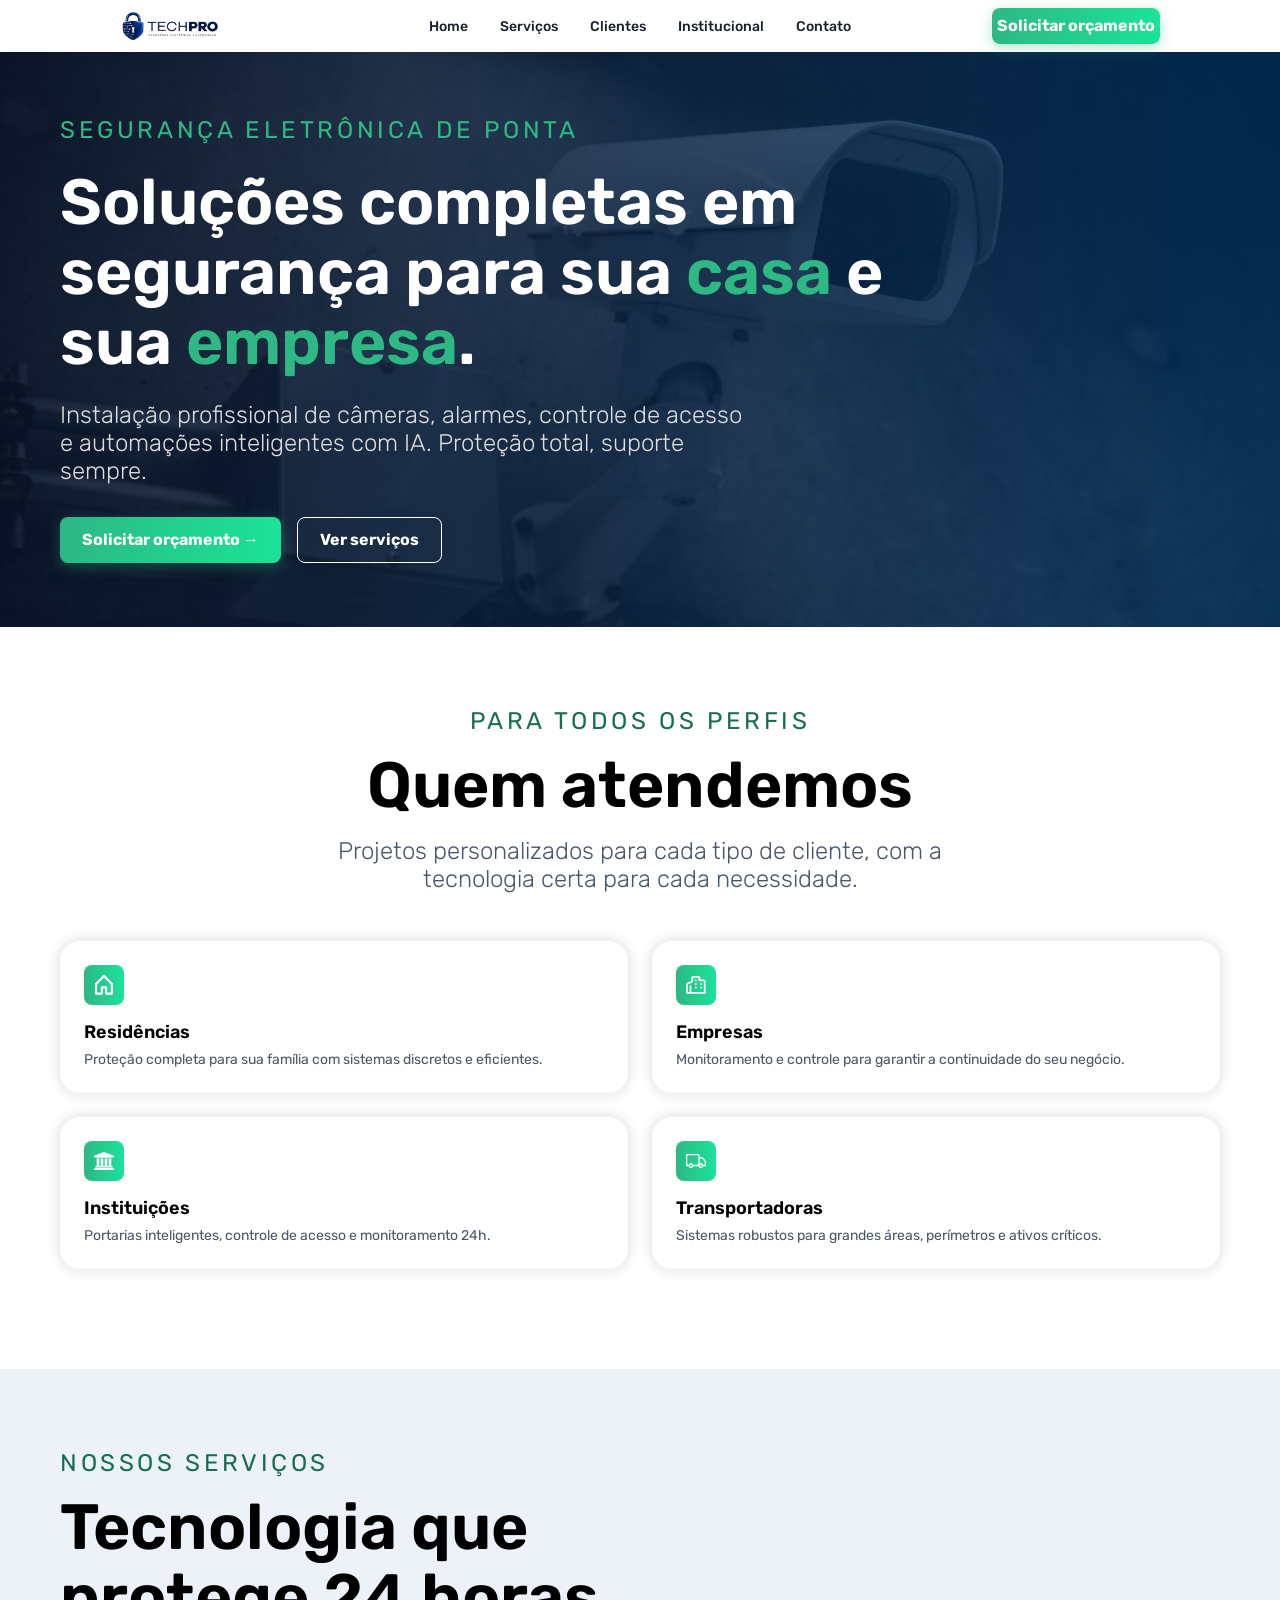
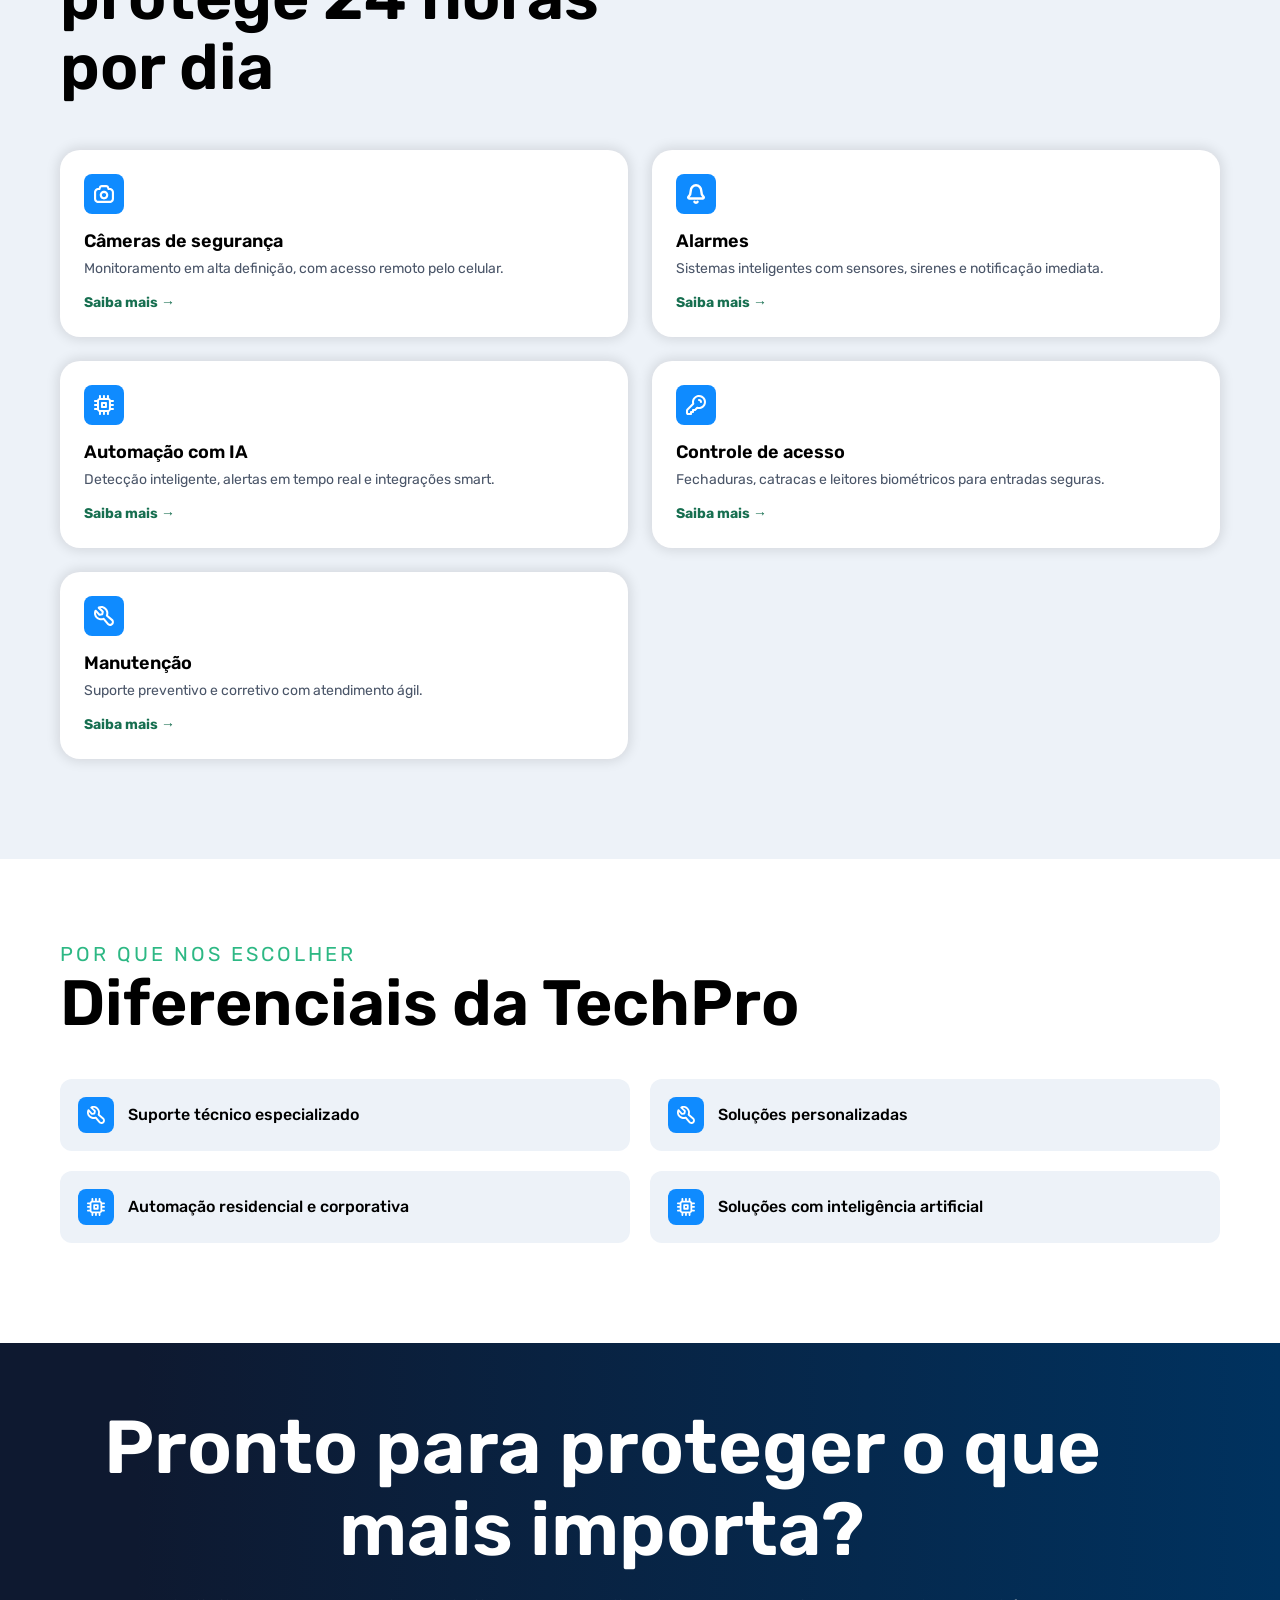
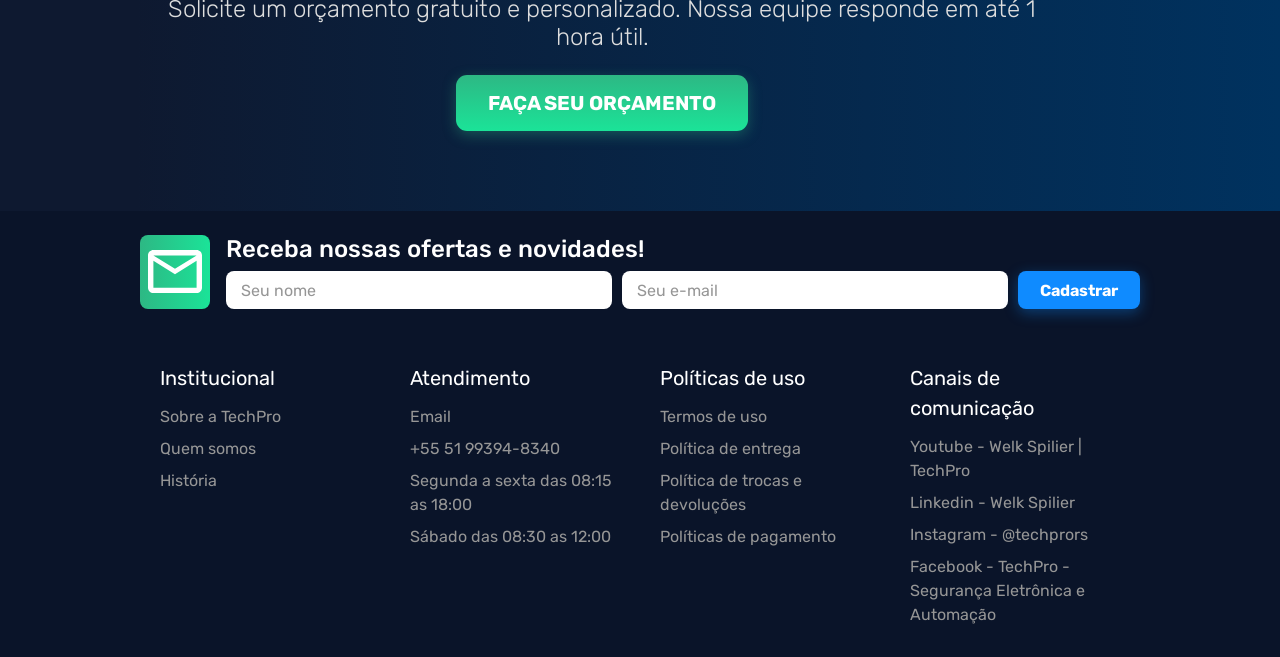
<file: index.html>
//trocar aqui
<!doctype html>
<html lang="pt-br">

<head>
  <meta charset="UTF-8" />
  <title>TechPro</title>
  <script>
    window.location.replace("/pages/home.html");
  </script>
</head>

<body>
  <p>Redirecionando... se nada acontecer, <a href="/pages/home.html">clique aqui</a>.</p>
</body>

</html>
</file>
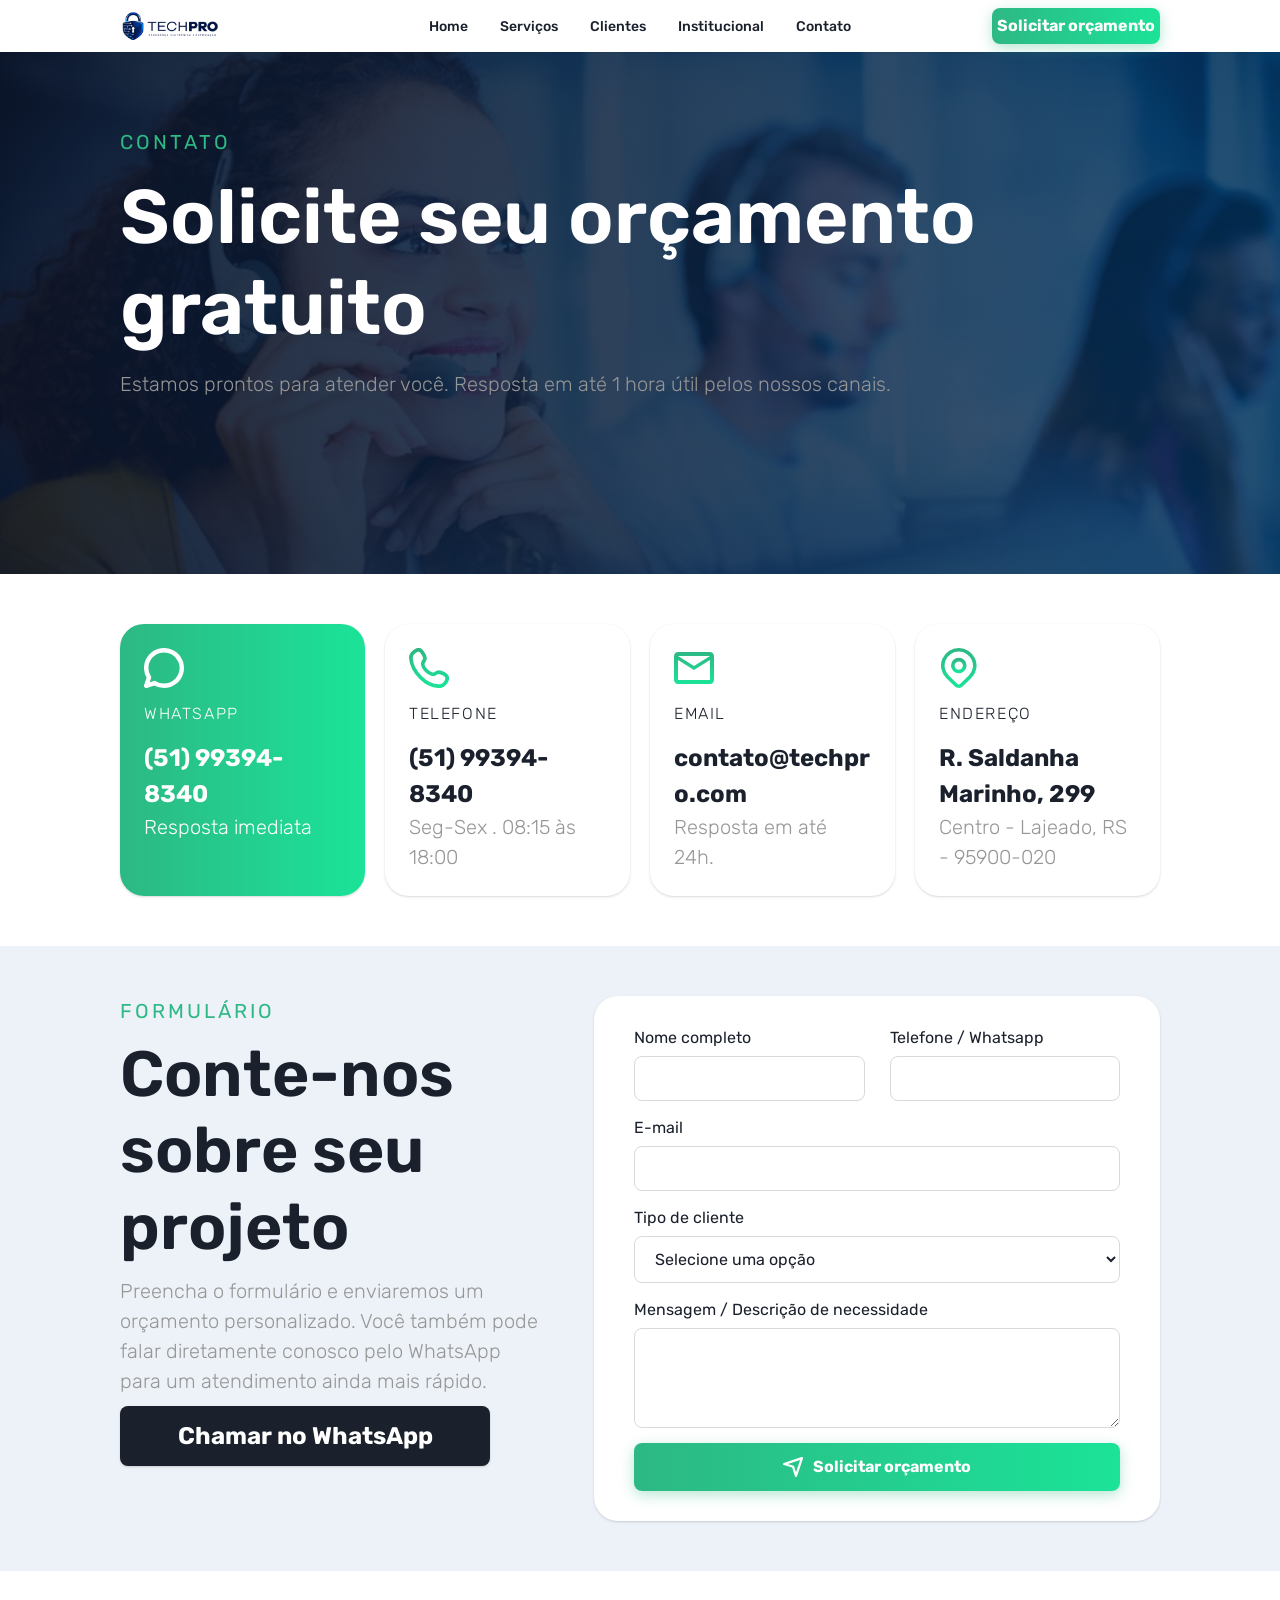
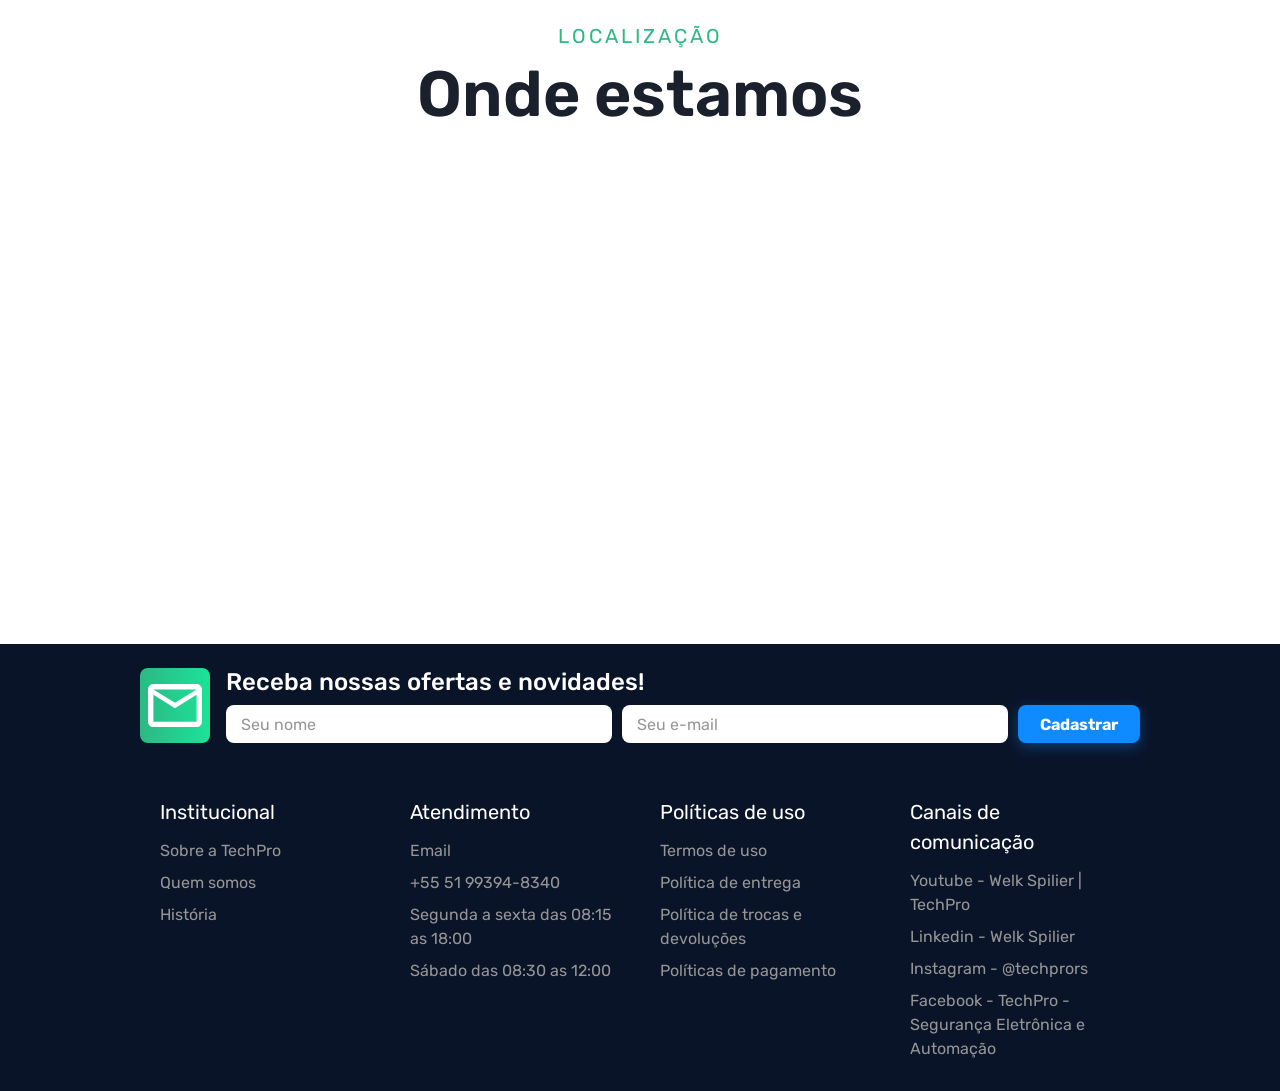
<file: pages/contact.html>
<!doctype html>
<html lang="pt-br">
  <head>
    <meta charset="UTF-8" />
    <meta name="viewport" content="width=device-width, initial-scale=1.0" />
    <title>TechPro - Contato</title>
    <link rel="stylesheet" href="/css/global.css" />
    <link
      rel="icon"
      type="image/png"
      href="/assets/images/common/techpro-resumed-logo.png"
    />
    <script type="module" src="/js/main.js"></script>
  </head>
  <body>
    <!-- Global Site Header Web Component -->
    <site-header></site-header>

    <!-- ====================================================================
         Hero Section
         ==================================================================== -->
    <section class="hero">
      <div class="hero__container">
        <h1 class="hero__title green_title">Contato</h1>
        <h2 class="hero__subtitle">Solicite seu orçamento gratuito</h2>
        <span class="hero__message"
          >Estamos prontos para atender você. Resposta em até 1 hora útil pelos
          nossos canais.</span
        >
      </div>
    </section>

    <!-- ====================================================================
         Direct Contact Channels Grid (Main Content)
         ==================================================================== -->
    <main class="principal container">
      <!-- WhatsApp Direct Channel -->
      <div class="principal__whatsapp principal__subcontainer">
        <img
          src="/assets/icons/white-sms.svg"
          alt="Ícone de mensagem"
          class="principal__whatsapp-icon"
        />
        <h3 class="principal__whatsapp-title">Whatsapp</h3>
        <span class="principal__whatsapp-subtitle">(51) 99394-8340</span>
        <span class="principal__whatsapp-message">Resposta imediata</span>
      </div>

      <!-- Phone Channel -->
      <div class="principal__subcontainer-other principal__subcontainer">
        <img
          src="/assets/icons/green-phone.svg"
          alt="Ícone de telefone"
          class="principal__subcontainer-icon"
        />
        <h3 class="principal__subcontainer-title">Telefone</h3>
        <span class="principal__subcontainer-subtitle">(51) 99394-8340</span>
        <span class="principal__subcontainer-message"
          >Seg-Sex . 08:15 às 18:00</span
        >
      </div>

      <!-- Email Channel -->
      <div class="principal__subcontainer-other principal__subcontainer">
        <img
          src="/assets/icons/green-mail.svg"
          alt="Ícone de e-mail"
          class="principal__subcontainer-icon"
        />
        <h3 class="principal__subcontainer-title">Email</h3>
        <span class="principal__subcontainer-subtitle"
          >contato@techpro.com</span
        >
        <span class="principal__subcontainer-message"
          >Resposta em até 24h.</span
        >
      </div>

      <!-- Physical Office Address -->
      <div class="principal__subcontainer-other principal__subcontainer">
        <img
          src="/assets/icons/green-location-pin.svg"
          alt="Ícone de localização"
          class="principal__subcontainer-icon"
        />
        <h3 class="principal__subcontainer-title">Endereço</h3>
        <span class="principal__subcontainer-subtitle"
          >R. Saldanha Marinho, 299</span
        >
        <span class="principal__subcontainer-message"
          >Centro - Lajeado, RS - 95900-020</span
        >
      </div>
    </main>

    <!-- ====================================================================
         Budget Request & Contact Form Section
         ==================================================================== -->
    <section class="form">
      <div class="form__container">
        <!-- Form Introduction & WhatsApp CTA -->
        <div class="form__text-container">
          <h2 class="form__title green_title">Formulário</h2>
          <h3 class="form__subtitle">Conte-nos sobre seu projeto</h3>
          <span class="form__message"
            >Preencha o formulário e enviaremos um orçamento personalizado. Você
            também pode falar diretamente conosco pelo WhatsApp para um
            atendimento ainda mais rápido.</span
          >
          <a
            href="https://wa.me/5551993948340?text=Ol%C3%A1%2C%20tudo%20bem%3F"
            class="form__button-whatsapp btn btn--dark"
            target="_blank"
            >Chamar no WhatsApp</a
          >
        </div>

        <!-- Interactive Budget Request Form -->
        <form class="form__form">
          <!-- Name & Phone Row -->
          <div class="form__row">
            <div class="form__group">
              <label for="name" class="form__label">Nome completo</label>
              <input
                type="text"
                name="name"
                id="name"
                required
                class="form__input"
              />
            </div>

            <div class="form__group">
              <label for="telephone" class="form__label"
                >Telefone / Whatsapp</label
              >
              <input
                type="tel"
                name="telephone"
                id="telephone"
                required
                class="form__input"
              />
            </div>
          </div>

          <!-- Email Field -->
          <div class="form__group">
            <label for="email" class="form__label">E-mail</label>
            <input
              type="email"
              name="email"
              id="email"
              required
              class="form__input"
            />
          </div>

          <!-- Customer Type Field -->
          <div class="form__group">
            <label for="customer_type" class="form__label"
              >Tipo de cliente</label
            >
            <select
              name="customer_type"
              id="customer_type"
              class="form__select"
            >
              <option value="" disabled selected>Selecione uma opção</option>
              <option value="home">Residencial</option>
              <option value="commercial">Comercial</option>
              <option value="condominium">Condomínio</option>
              <option value="industry">Indústrias</option>
              <option value="other">Outro</option>
            </select>
          </div>

          <!-- Project Description / Observations Field -->
          <div class="form__group">
            <label for="obs" class="form__label"
              >Mensagem / Descrição de necessidade</label
            >
            <textarea name="obs" id="obs" class="form__textarea"></textarea>
          </div>

          <!-- Submit Button -->
          <button type="submit" class="form__button-submit btn btn--primary btn--full">
            <img
              src="/assets/icons/white-send-budget.svg"
              alt="Ícone de envio"
              class="form__button-icon btn__icon"
            />
            <span>Solicitar orçamento</span>
          </button>
        </form>
      </div>
    </section>

    <!-- ====================================================================
         Office Location & Embedded Map Section
         ==================================================================== -->
    <section class="location">
      <h2 class="location__title green_title">Localização</h2>
      <h3 class="location__subtitle">Onde estamos</h3>
      <div class="location__iframe-container">
        <iframe
          title="Localização da TechPro no Google Maps"
          src="https://www.google.com/maps/embed?pb=!1m18!1m12!1m3!1d3473.8817348908747!2d-51.96835822218365!3d-29.46146357522235!2m3!1f0!2f0!3f0!3m2!1i1024!2i768!4f13.1!3m3!1m2!1s0x951c61647e87482b%3A0x4255ab800bfbd4d0!2sR.%20Saldanha%20Marinho%2C%20299%20-%20Centro%2C%20Lajeado%20-%20RS%2C%2095900-207!5e0!3m2!1spt-BR!2sbr!4v1788184331781!5m2!1spt-BR!2sbr"
          width="600"
          height="450"
          style="border: 0"
          allowfullscreen=""
          loading="lazy"
          referrerpolicy="strict-origin-when-cross-origin"
          class="location__iframe"
        ></iframe>
      </div>
    </section>

    <!-- Global Site Footer Web Component -->
    <site-footer></site-footer>
  </body>
</html>
</file>
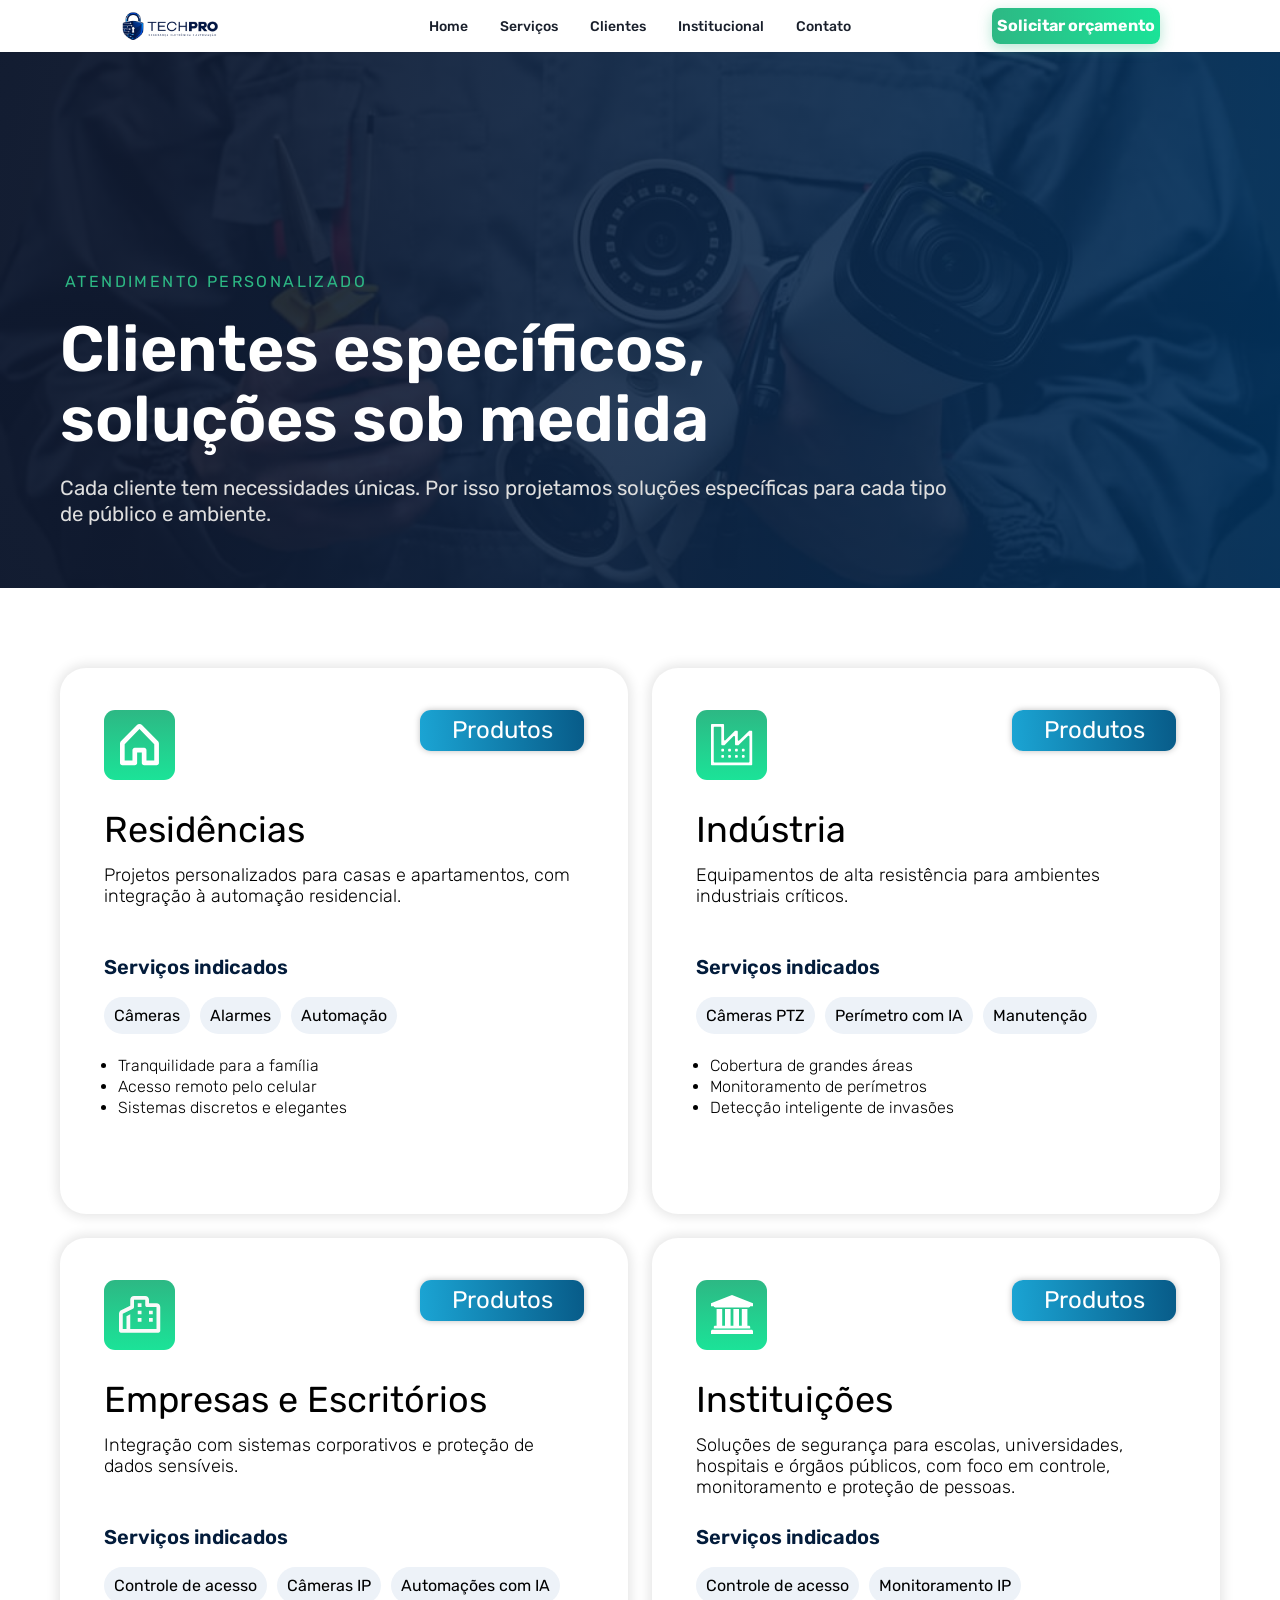
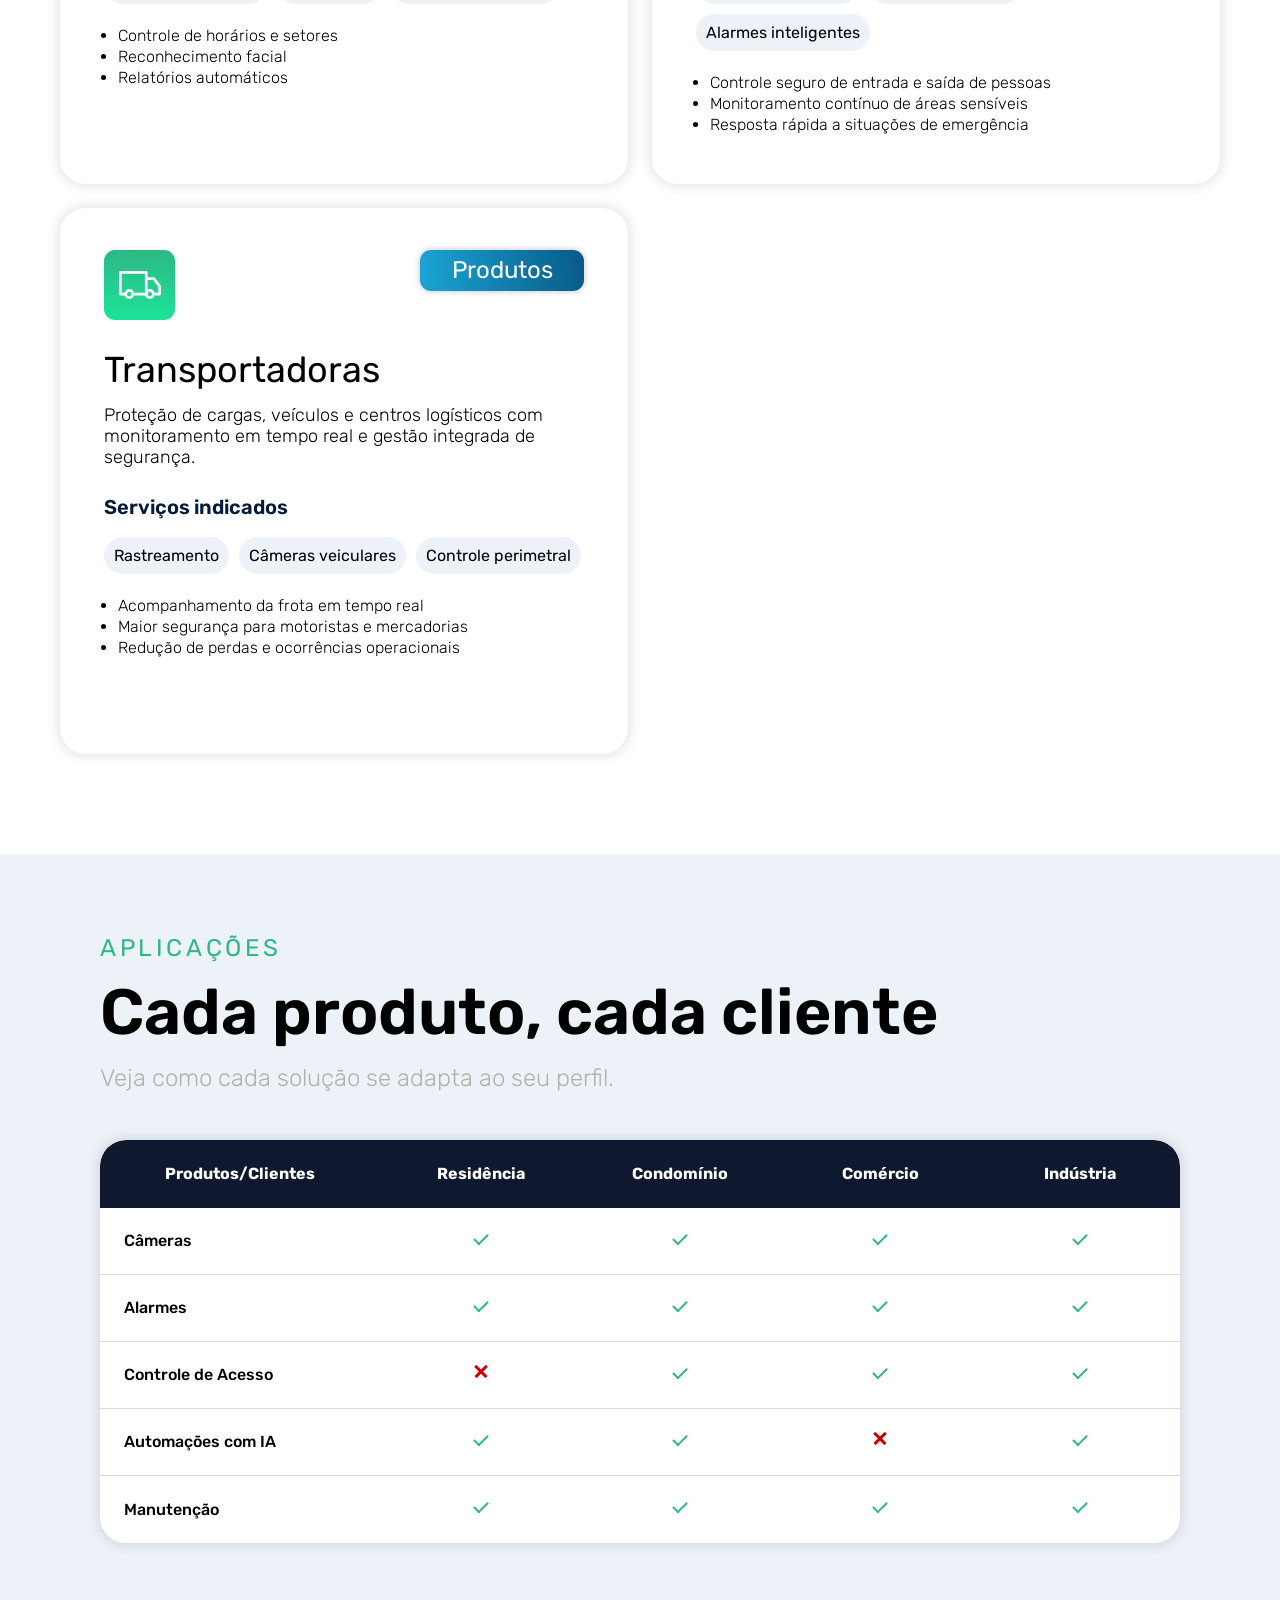
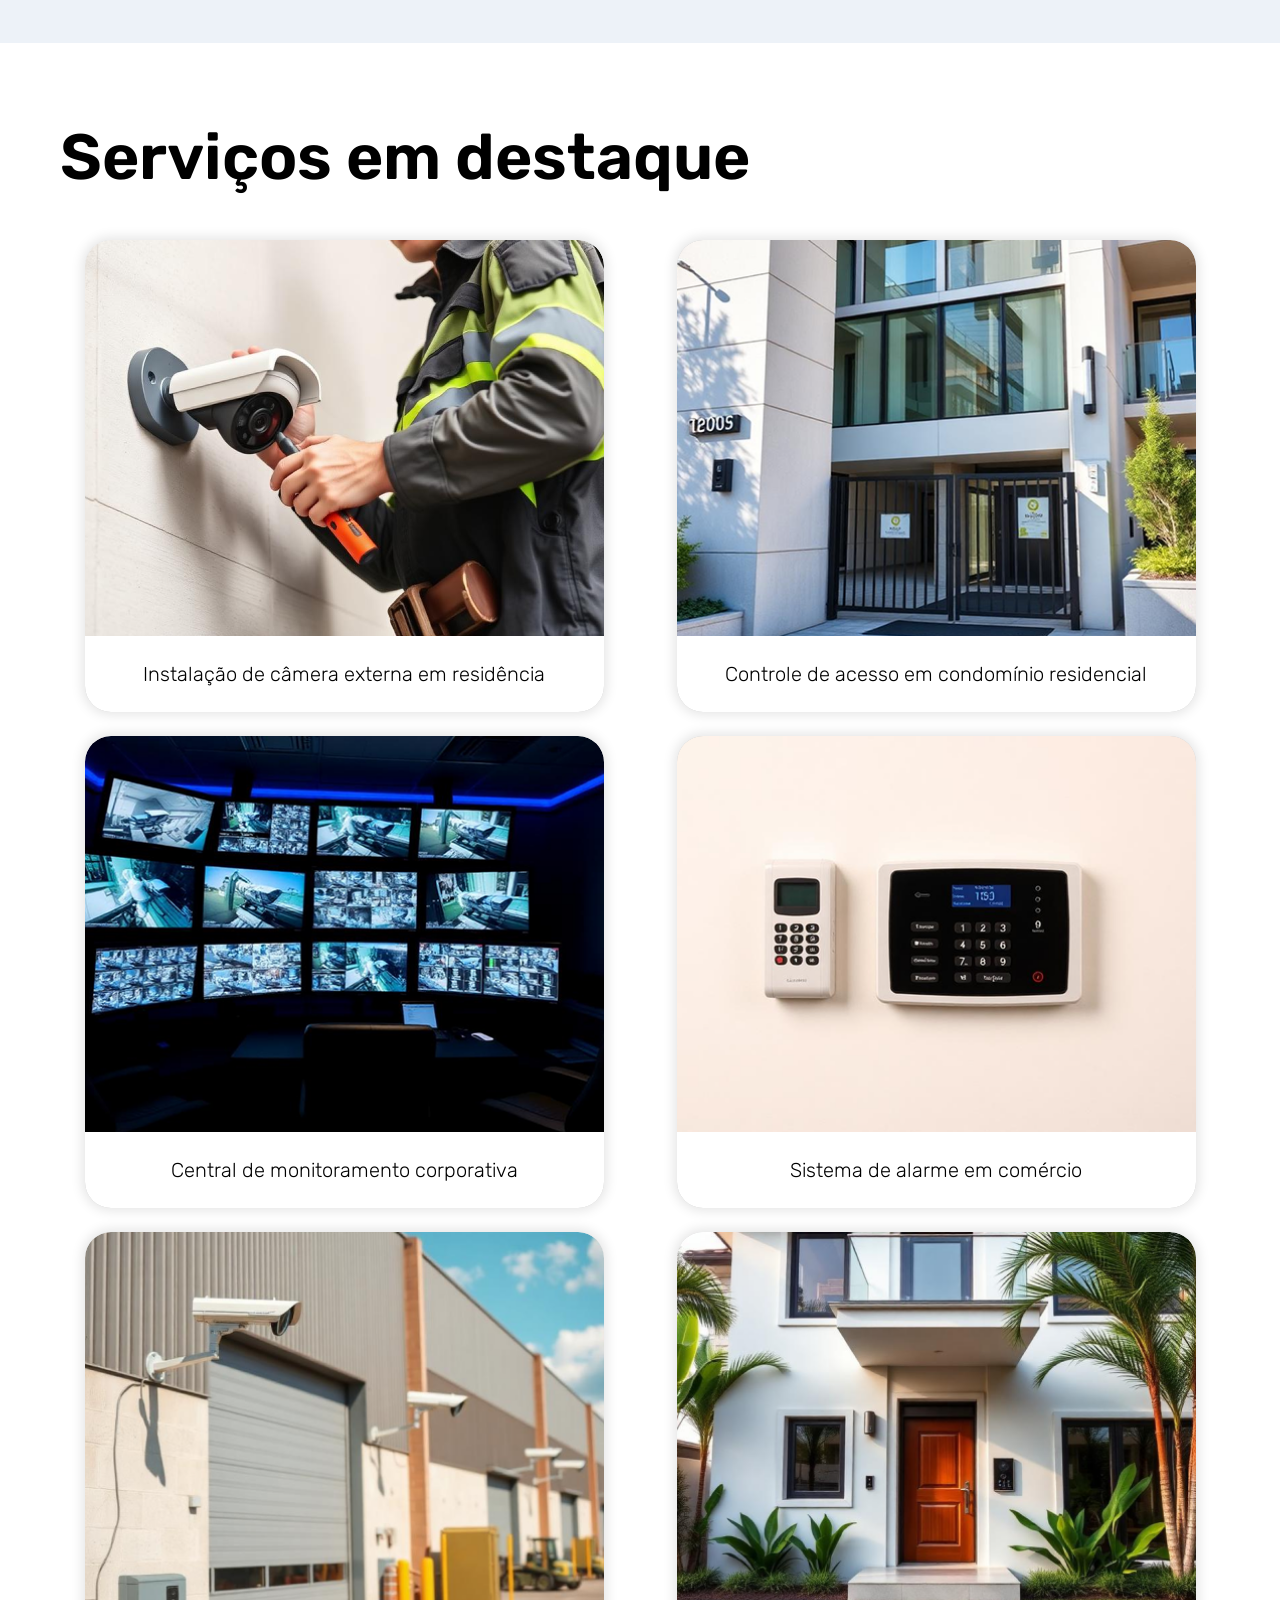
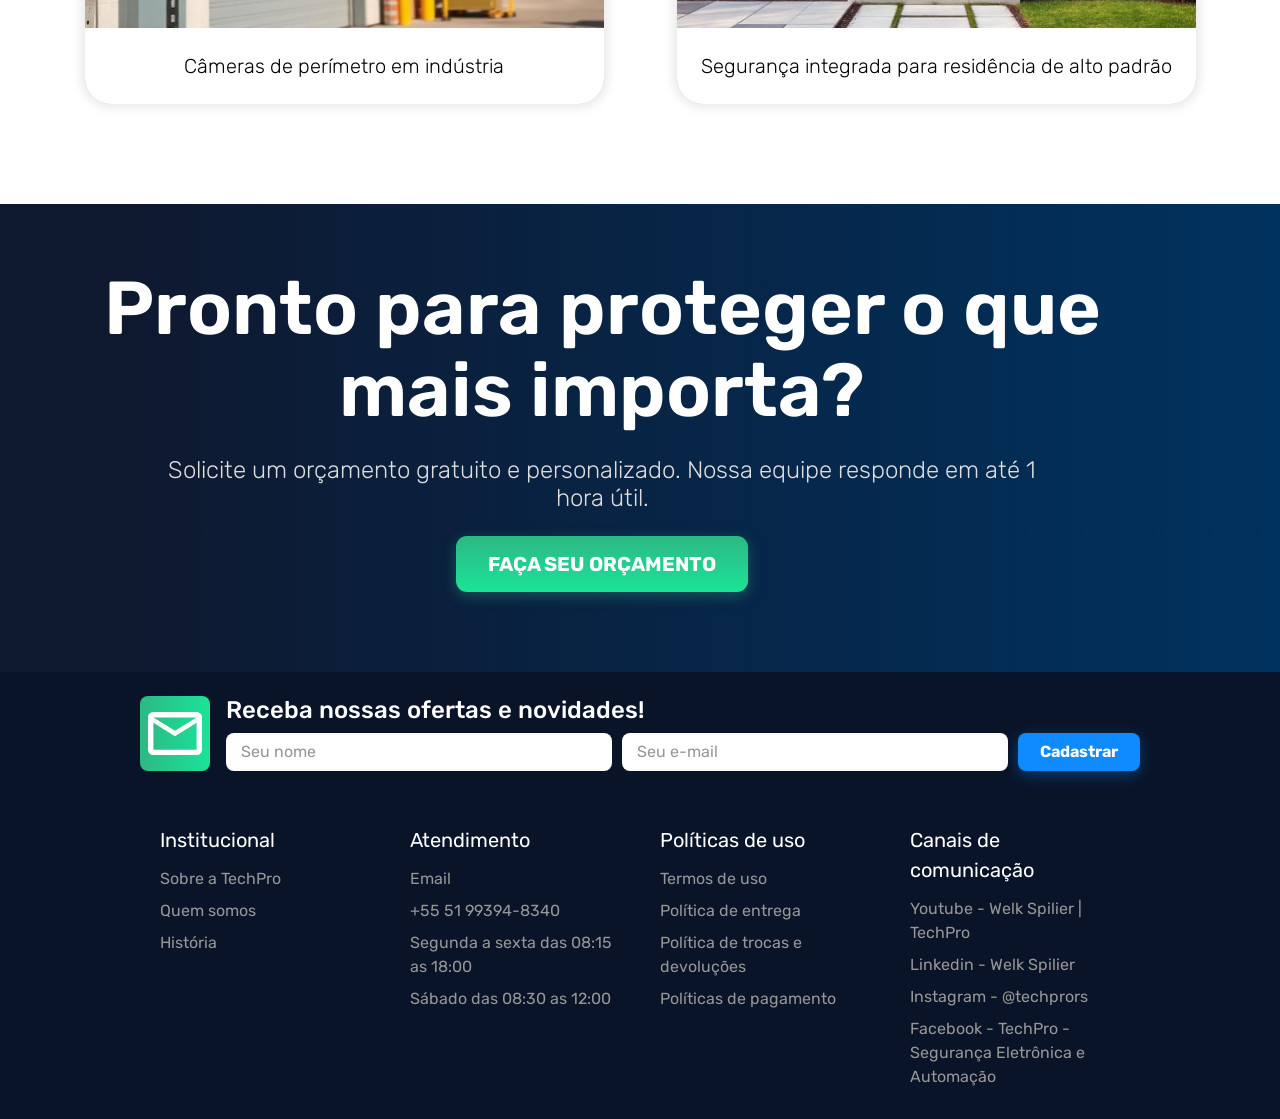
<file: pages/customers.html>
<!doctype html>
<html lang="pt-BR">
  <head>
    <meta charset="UTF-8" />
    <meta name="viewport" content="width=device-width, initial-scale=1.0" />
    <title>TechPro | Clientes</title>
    <link rel="stylesheet" href="/css/global.css" />
    <link
      rel="icon"
      type="image/png"
      href="/assets/images/common/techpro-resumed-logo.png"
    />
    <script type="module" src="/js/main.js"></script>
  </head>
  <body class="page-customers">
    <site-header></site-header>

    <main class="site-content">
      <!-- Customers hero -->
      <audience-hero
        class="audience-hero audience-hero--customers"
        eyebrow="ATENDIMENTO PERSONALIZADO"
        heading="Clientes específicos, soluções sob medida"
      >
        Cada cliente tem necessidades únicas. Por isso projetamos soluções específicas para cada tipo de público e ambiente.
      </audience-hero>

      <!-- Customer types -->
      <section class="customer-types">
        <div class="customers-container">
          <div class="customer-types__grid">
            <customer-card
              heading="Residências"
              description="Projetos personalizados para casas e apartamentos, com integração à automação residencial."
              icon="/assets/icons/white-house.svg"
              product-href="/pages/not_implemented.html"
            >
              <span>Câmeras</span>
              <span>Alarmes</span>
              <span>Automação</span>
              <ul>
                <li>Tranquilidade para a família</li>
                <li>Acesso remoto pelo celular</li>
                <li>Sistemas discretos e elegantes</li>
              </ul>
            </customer-card>

            <customer-card
              heading="Indústria"
              description="Equipamentos de alta resistência para ambientes industriais críticos."
              icon="/assets/icons/white-industry.svg"
              product-href="/pages/industry.html"
            >
              <span>Câmeras PTZ</span>
              <span>Perímetro com IA</span>
              <span>Manutenção</span>
              <ul>
                <li>Cobertura de grandes áreas</li>
                <li>Monitoramento de perímetros</li>
                <li>Detecção inteligente de invasões</li>
              </ul>
            </customer-card>

            <customer-card
              heading="Empresas e Escritórios"
              description="Integração com sistemas corporativos e proteção de dados sensíveis."
              icon="/assets/icons/white-company.svg"
              product-href="/pages/not_implemented.html"
            >
              <span>Controle de acesso</span>
              <span>Câmeras IP</span>
              <span>Automações com IA</span>
              <ul>
                <li>Controle de horários e setores</li>
                <li>Reconhecimento facial</li>
                <li>Relatórios automáticos</li>
              </ul>
            </customer-card>

            <customer-card
              heading="Instituições"
              description="Soluções de segurança para escolas, universidades, hospitais e órgãos públicos, com foco em controle, monitoramento e proteção de pessoas."
              icon="/assets/icons/white-institution.svg"
              product-href="/pages/not_implemented.html"
            >
              <span>Controle de acesso</span>
              <span>Monitoramento IP</span>
              <span>Alarmes inteligentes</span>
              <ul>
                <li>Controle seguro de entrada e saída de pessoas</li>
                <li>Monitoramento contínuo de áreas sensíveis</li>
                <li>Resposta rápida a situações de emergência</li>
              </ul>
            </customer-card>

            <customer-card
              heading="Transportadoras"
              description="Proteção de cargas, veículos e centros logísticos com monitoramento em tempo real e gestão integrada de segurança."
              icon="/assets/icons/white-truck.svg"
              product-href="/pages/not_implemented.html"
            >
              <span>Rastreamento</span>
              <span>Câmeras veiculares</span>
              <span>Controle perimetral</span>
              <ul>
                <li>Acompanhamento da frota em tempo real</li>
                <li>Maior segurança para motoristas e mercadorias</li>
                <li>Redução de perdas e ocorrências operacionais</li>
              </ul>
            </customer-card>
          </div>
        </div>
      </section>

      <!-- Product applications -->
      <section class="applications">
        <div class="customers-container">
          <span class="applications__eyebrow">APLICAÇÕES</span>
          <h2 class="applications__title">Cada produto, cada cliente</h2>
          <p class="applications__description">Veja como cada solução se adapta ao seu perfil.</p>

          <div class="applications__table-wrapper">
            <table class="applications-table">
              <thead>
                <tr>
                  <th scope="col" class="applications-table__first">Produtos/Clientes</th>
                  <th scope="col">Residência</th>
                  <th scope="col">Condomínio</th>
                  <th scope="col">Comércio</th>
                  <th scope="col">Indústria</th>
                </tr>
              </thead>
              <tbody>
                <tr>
                  <th scope="row" class="applications-table__row-title">Câmeras</th>
                  <td><span class="applications-table__status applications-table__status--available" role="img" aria-label="Disponível"></span></td>
                  <td><span class="applications-table__status applications-table__status--available" role="img" aria-label="Disponível"></span></td>
                  <td><span class="applications-table__status applications-table__status--available" role="img" aria-label="Disponível"></span></td>
                  <td><span class="applications-table__status applications-table__status--available" role="img" aria-label="Disponível"></span></td>
                </tr>
                <tr>
                  <th scope="row" class="applications-table__row-title">Alarmes</th>
                  <td><span class="applications-table__status applications-table__status--available" role="img" aria-label="Disponível"></span></td>
                  <td><span class="applications-table__status applications-table__status--available" role="img" aria-label="Disponível"></span></td>
                  <td><span class="applications-table__status applications-table__status--available" role="img" aria-label="Disponível"></span></td>
                  <td><span class="applications-table__status applications-table__status--available" role="img" aria-label="Disponível"></span></td>
                </tr>
                <tr>
                  <th scope="row" class="applications-table__row-title">Controle de Acesso</th>
                  <td><span class="applications-table__status applications-table__status--unavailable" role="img" aria-label="Indisponível"></span></td>
                  <td><span class="applications-table__status applications-table__status--available" role="img" aria-label="Disponível"></span></td>
                  <td><span class="applications-table__status applications-table__status--available" role="img" aria-label="Disponível"></span></td>
                  <td><span class="applications-table__status applications-table__status--available" role="img" aria-label="Disponível"></span></td>
                </tr>
                <tr>
                  <th scope="row" class="applications-table__row-title">Automações com IA</th>
                  <td><span class="applications-table__status applications-table__status--available" role="img" aria-label="Disponível"></span></td>
                  <td><span class="applications-table__status applications-table__status--available" role="img" aria-label="Disponível"></span></td>
                  <td><span class="applications-table__status applications-table__status--unavailable" role="img" aria-label="Indisponível"></span></td>
                  <td><span class="applications-table__status applications-table__status--available" role="img" aria-label="Disponível"></span></td>
                </tr>
                <tr>
                  <th scope="row" class="applications-table__row-title">Manutenção</th>
                  <td><span class="applications-table__status applications-table__status--available" role="img" aria-label="Disponível"></span></td>
                  <td><span class="applications-table__status applications-table__status--available" role="img" aria-label="Disponível"></span></td>
                  <td><span class="applications-table__status applications-table__status--available" role="img" aria-label="Disponível"></span></td>
                  <td><span class="applications-table__status applications-table__status--available" role="img" aria-label="Disponível"></span></td>
                </tr>
              </tbody>
            </table>
          </div>
        </div>
      </section>

      <!-- Featured services -->
      <section class="featured-services">
        <div class="customers-container">
          <h2 class="featured-services__title">Serviços em destaque</h2>

          <div class="featured-services__grid">
            <featured-service-card
              image="/assets/images/customers/service-01.png"
              alt="Instalação de câmera externa em residência"
              caption="Instalação de câmera externa em residência"
            ></featured-service-card>

            <featured-service-card
              image="/assets/images/customers/service-02.png"
              alt="Controle de acesso em condomínio residencial"
              caption="Controle de acesso em condomínio residencial"
            ></featured-service-card>

            <featured-service-card
              image="/assets/images/customers/service-03.png"
              alt="Central de monitoramento corporativa"
              caption="Central de monitoramento corporativa"
            ></featured-service-card>

            <featured-service-card
              image="/assets/images/customers/service-04.png"
              alt="Sistema de alarme em comércio"
              caption="Sistema de alarme em comércio"
            ></featured-service-card>

            <featured-service-card
              image="/assets/images/customers/service-05.png"
              alt="Câmeras de perímetro em indústria"
              caption="Câmeras de perímetro em indústria"
            ></featured-service-card>

            <featured-service-card
              image="/assets/images/customers/service-06.png"
              alt="Segurança integrada para residência de alto padrão"
              caption="Segurança integrada para residência de alto padrão"
            ></featured-service-card>
          </div>
        </div>
      </section>

      <!-- Contact invitation -->
      <contact-invitation></contact-invitation>
    </main>

    <site-footer></site-footer>
  </body>
</html>
</file>
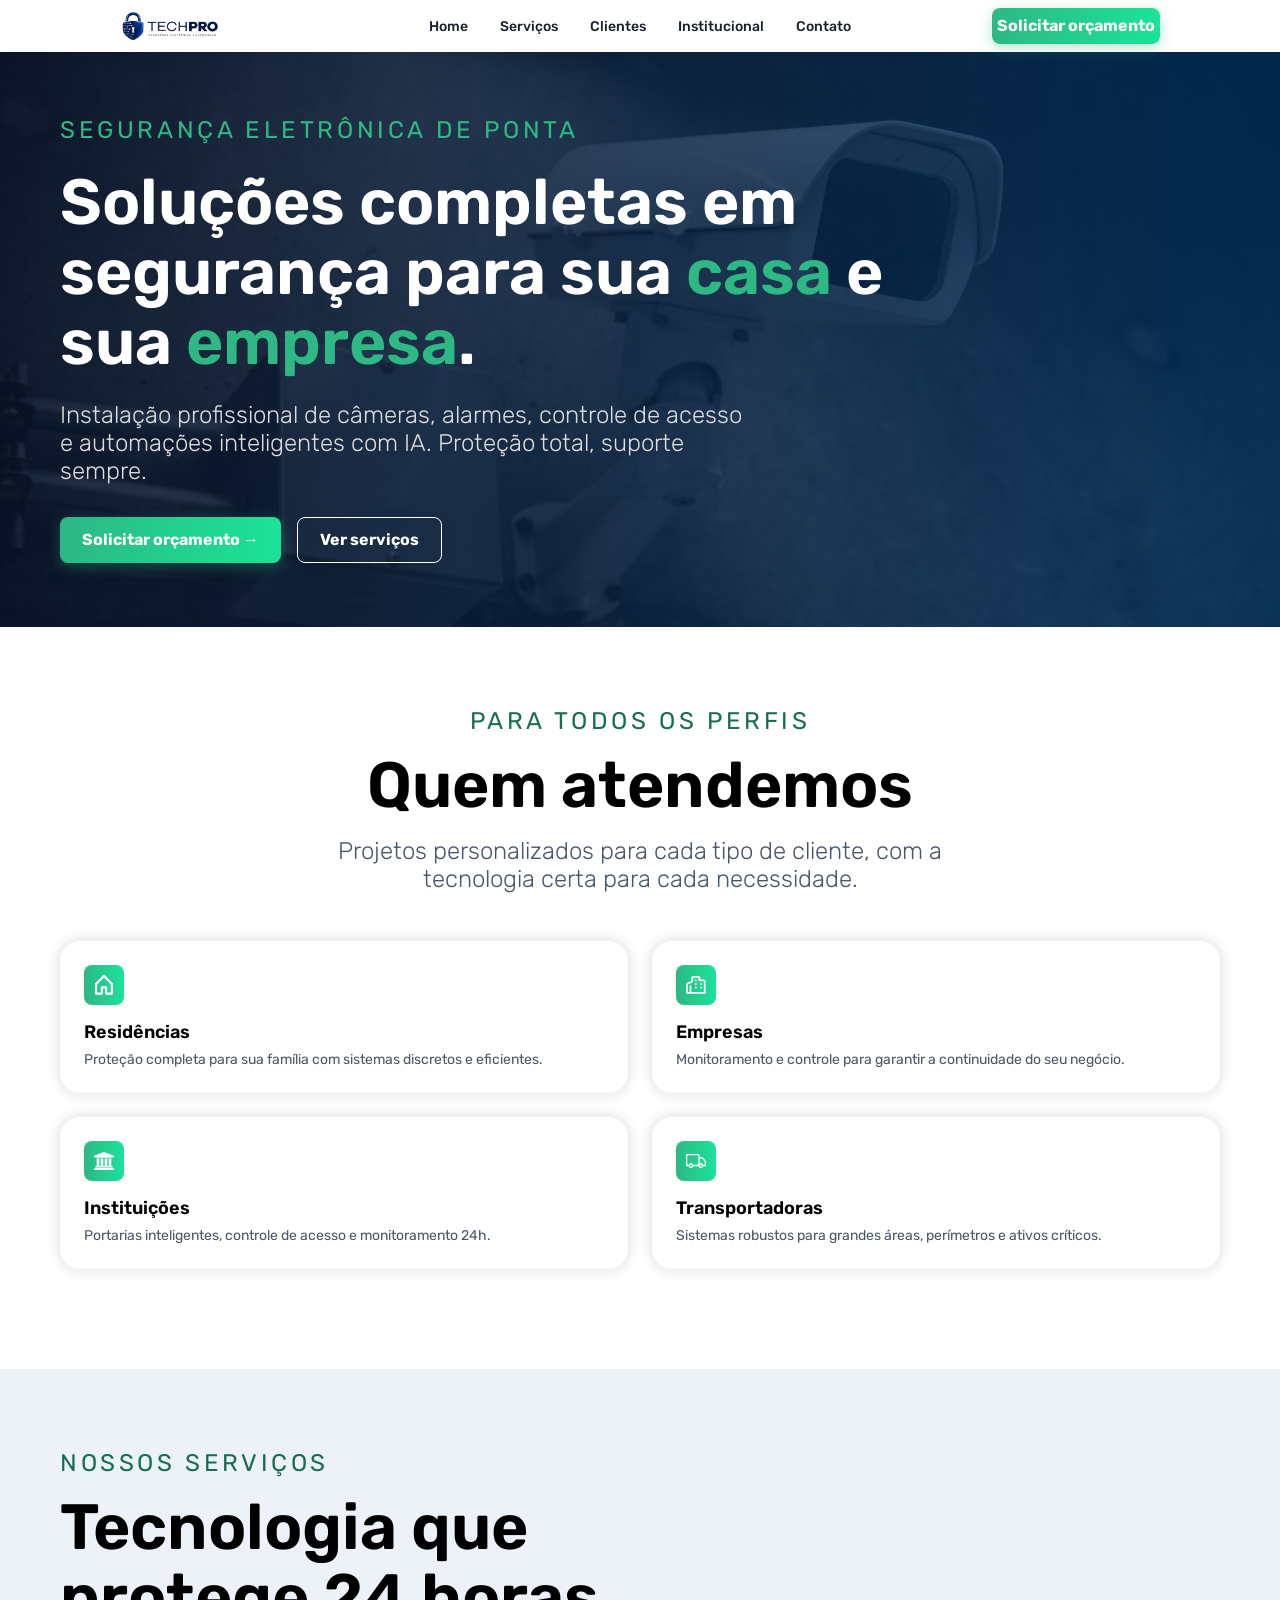
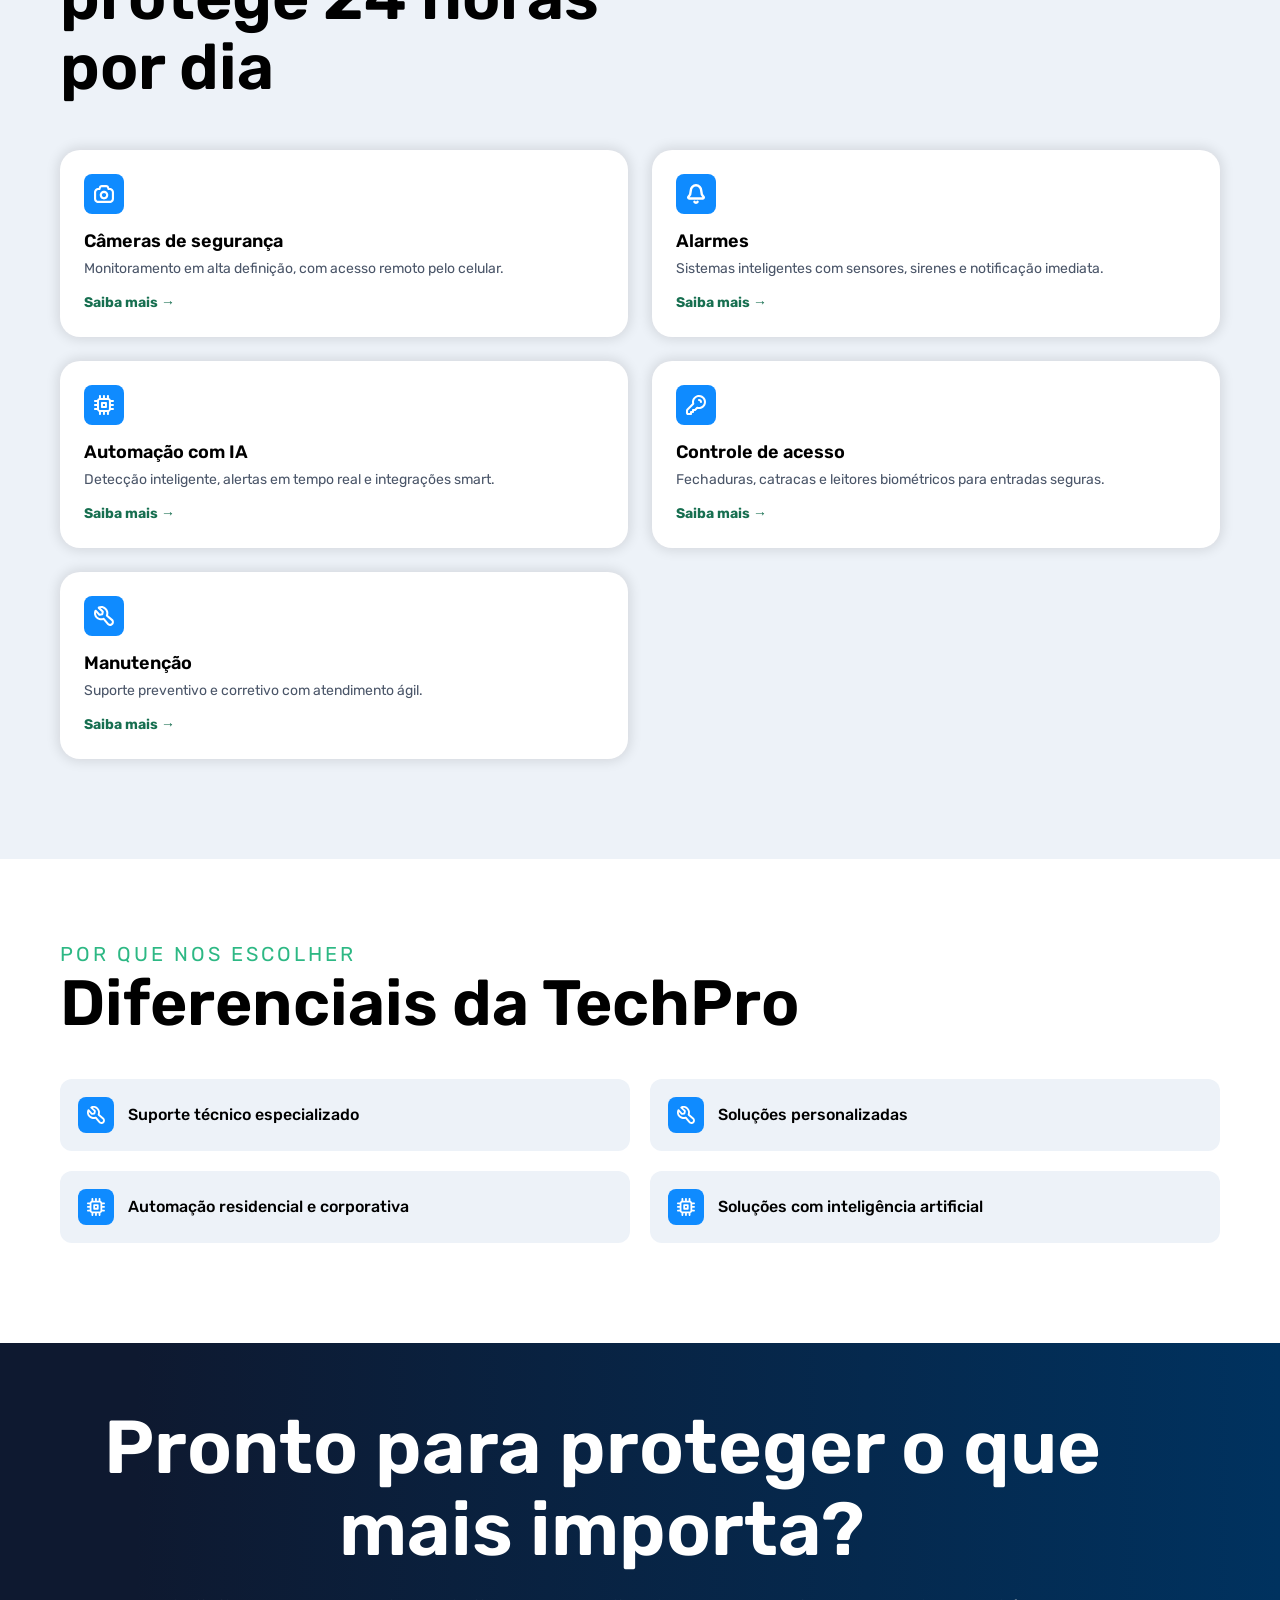
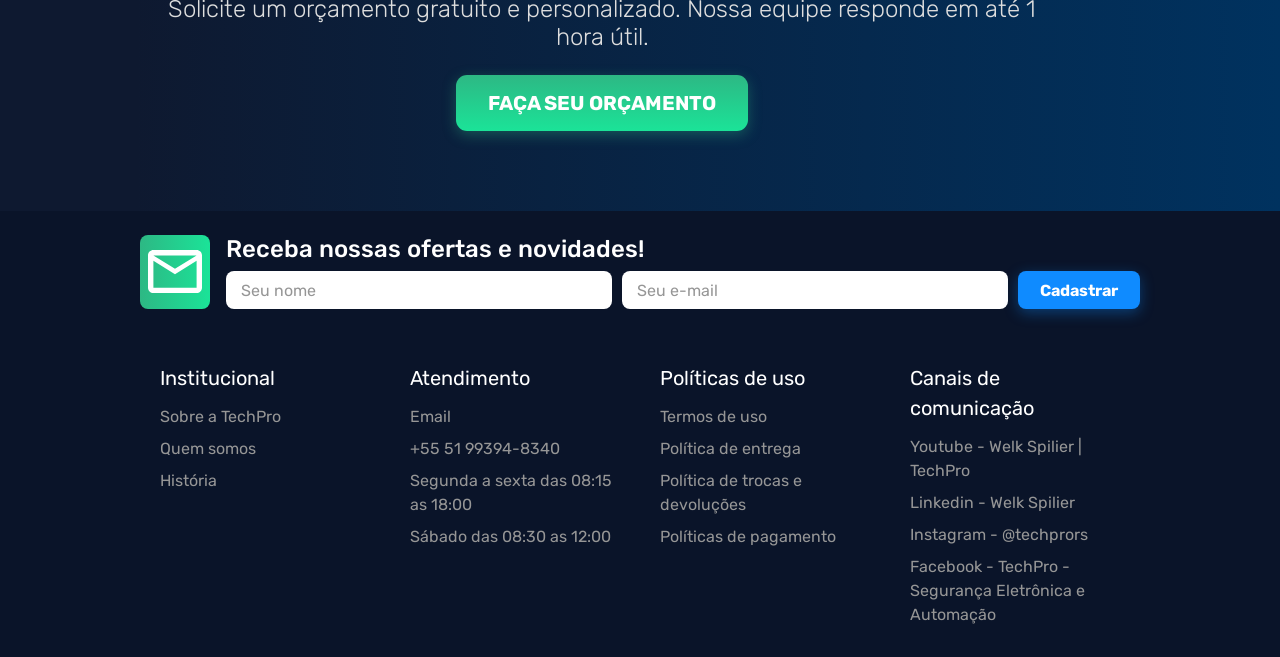
<file: pages/home.html>
<!doctype html>
<html lang="pt-br">
  <head>
    <meta charset="UTF-8" />
    <meta name="viewport" content="width=device-width, initial-scale=1.0" />
    <title>TechPro - Início</title>
    <link rel="stylesheet" href="/css/global.css" />
    <link
      rel="icon"
      type="image/png"
      href="/assets/images/common/techpro-resumed-logo.png"
    />
    <script type="module" src="/js/main.js"></script>
  </head>
  <body class="home-page">
    <!-- Global Site Header Web Component -->
    <site-header></site-header>

    <main class="site-content">
      <!-- ====================================================================
           Hero Section
           ==================================================================== -->
      <section class="hero">
        <div class="home-container">
          <div class="hero__content">
            <p class="hero__eyebrow green_title">Segurança eletrônica de ponta</p>
            <h1 class="hero__title">
              Soluções completas em segurança para sua
              <span class="hero__highlight">casa</span> e sua
              <span class="hero__highlight">empresa</span>.
            </h1>
            <p class="hero__message">
              Instalação profissional de câmeras, alarmes, controle de acesso e
              automações inteligentes com IA. Proteção total, suporte sempre.
            </p>
            <div class="hero__actions">
              <a href="/pages/contact.html" class="btn btn--primary"
                >Solicitar orçamento →</a
              >
              <a href="/pages/services.html" class="btn btn--outline"
                >Ver serviços</a
              >
            </div>
          </div>
        </div>
      </section>

      <!-- ====================================================================
           Quem Atendemos
           ==================================================================== -->
      <section class="audience">
        <div class="home-container">
          <div class="audience__header">
            <p class="audience__eyebrow green_title">Para todos os perfis</p>
            <h2 class="audience__title">Quem atendemos</h2>
            <p class="audience__message">
              Projetos personalizados para cada tipo de cliente, com a
              tecnologia certa para cada necessidade.
            </p>
          </div>

          <div class="audience__grid">
            <div class="audience__card">
              <div class="audience__icon-wrapper">
                <img
                  src="/assets/icons/white-house.svg"
                  alt="Ícone de residência"
                  class="audience__icon"
                />
              </div>
              <h3 class="audience__card-title">Residências</h3>
              <p class="audience__card-text">
                Proteção completa para sua família com sistemas discretos e
                eficientes.
              </p>
            </div>

            <div class="audience__card">
              <div class="audience__icon-wrapper">
                <img
                  src="/assets/icons/white-company.svg"
                  alt="Ícone de empresa"
                  class="audience__icon"
                />
              </div>
              <h3 class="audience__card-title">Empresas</h3>
              <p class="audience__card-text">
                Monitoramento e controle para garantir a continuidade do seu
                negócio.
              </p>
            </div>

            <div class="audience__card">
              <div class="audience__icon-wrapper">
                <img
                  src="/assets/icons/white-institution.svg"
                  alt="Ícone de instituição"
                  class="audience__icon"
                />
              </div>
              <h3 class="audience__card-title">Instituições</h3>
              <p class="audience__card-text">
                Portarias inteligentes, controle de acesso e monitoramento
                24h.
              </p>
            </div>

            <div class="audience__card">
              <div class="audience__icon-wrapper">
                <img
                  src="/assets/icons/white-truck.svg"
                  alt="Ícone de transportadora"
                  class="audience__icon"
                />
              </div>
              <h3 class="audience__card-title">Transportadoras</h3>
              <p class="audience__card-text">
                Sistemas robustos para grandes áreas, perímetros e ativos
                críticos.
              </p>
            </div>
          </div>
        </div>
      </section>

      <!-- ====================================================================
           Nossos Serviços
           ==================================================================== -->
      <section class="services">
        <div class="home-container">
          <div class="services__header">
            <p class="services__eyebrow green_title">Nossos Serviços</p>
            <h2 class="services__title">
              Tecnologia que protege 24 horas por dia
            </h2>
          </div>

          <div class="services__grid">
            <div class="services__card">
              <div class="services__icon-wrapper">
                <img
                  src="/assets/icons/white-camera.svg"
                  alt="Ícone de câmera"
                  class="services__icon"
                />
              </div>
              <h3 class="services__card-title">Câmeras de segurança</h3>
              <p class="services__card-text">
                Monitoramento em alta definição, com acesso remoto pelo
                celular.
              </p>
              <a href="/pages/services.html" class="services__link"
                >Saiba mais →</a
              >
            </div>

            <div class="services__card">
              <div class="services__icon-wrapper">
                <img
                  src="/assets/icons/white-bell.svg"
                  alt="Ícone de alarme"
                  class="services__icon"
                />
              </div>
              <h3 class="services__card-title">Alarmes</h3>
              <p class="services__card-text">
                Sistemas inteligentes com sensores, sirenes e notificação
                imediata.
              </p>
              <a href="/pages/services.html" class="services__link"
                >Saiba mais →</a
              >
            </div>

            <div class="services__card">
              <div class="services__icon-wrapper">
                <img
                  src="/assets/icons/white-cpu.svg"
                  alt="Ícone de automação"
                  class="services__icon"
                />
              </div>
              <h3 class="services__card-title">Automação com IA</h3>
              <p class="services__card-text">
                Detecção inteligente, alertas em tempo real e integrações
                smart.
              </p>
              <a href="/pages/services.html" class="services__link"
                >Saiba mais →</a
              >
            </div>

            <div class="services__card">
              <div class="services__icon-wrapper">
                <img
                  src="/assets/icons/white-key.svg"
                  alt="Ícone de chave"
                  class="services__icon"
                />
              </div>
              <h3 class="services__card-title">Controle de acesso</h3>
              <p class="services__card-text">
                Fechaduras, catracas e leitores biométricos para entradas
                seguras.
              </p>
              <a href="/pages/services.html" class="services__link"
                >Saiba mais →</a
              >
            </div>

            <div class="services__card">
              <div class="services__icon-wrapper">
                <img
                  src="/assets/icons/white-wrench.svg"
                  alt="Ícone de manutenção"
                  class="services__icon"
                />
              </div>
              <h3 class="services__card-title">Manutenção</h3>
              <p class="services__card-text">
                Suporte preventivo e corretivo com atendimento ágil.
              </p>
              <a href="/pages/services.html" class="services__link"
                >Saiba mais →</a
              >
            </div>
          </div>
        </div>
      </section>

      <!-- ====================================================================
           Diferenciais
           ==================================================================== -->
      <section class="differentials">
        <div class="differentials__container">
          <div>
            <p class="green_title">Por que nos escolher</p>
            <h2 class="differentials__title">Diferenciais da TechPro</h2>
          </div>

          <div class="differentials__grid">
            <!-- TODO: falta ícone de medalha/certificado no Figma -->
            <div class="differentials__item">
              <div class="differentials__icon-wrapper">
                <img
                  src="/assets/icons/white-wrench.svg"
                  alt="Ícone de suporte técnico"
                  class="differentials__icon"
                />
              </div>
              <span class="differentials__item-text"
                >Suporte técnico especializado</span
              >
            </div>

            <div class="differentials__item">
              <div class="differentials__icon-wrapper">
                <img
                  src="/assets/icons/white-wrench.svg"
                  alt="Ícone de soluções personalizadas"
                  class="differentials__icon"
                />
              </div>
              <span class="differentials__item-text"
                >Soluções personalizadas</span
              >
            </div>

            <!-- TODO: falta ícone de "play"/automação no Figma -->
            <div class="differentials__item">
              <div class="differentials__icon-wrapper">
                <img
                  src="/assets/icons/white-cpu.svg"
                  alt="Ícone de automação residencial e corporativa"
                  class="differentials__icon"
                />
              </div>
              <span class="differentials__item-text"
                >Automação residencial e corporativa</span
              >
            </div>

            <div class="differentials__item">
              <div class="differentials__icon-wrapper">
                <img
                  src="/assets/icons/white-cpu.svg"
                  alt="Ícone de inteligência artificial"
                  class="differentials__icon"
                />
              </div>
              <span class="differentials__item-text"
                >Soluções com inteligência artificial</span
              >
            </div>
          </div>
        </div>
      </section>

      <!-- ====================================================================
           CTA Final
           ==================================================================== -->
      <contact-invitation></contact-invitation>
    </main>

    <!-- Global Site Footer Web Component -->
    <site-footer></site-footer>
  </body>
</html>
</file>
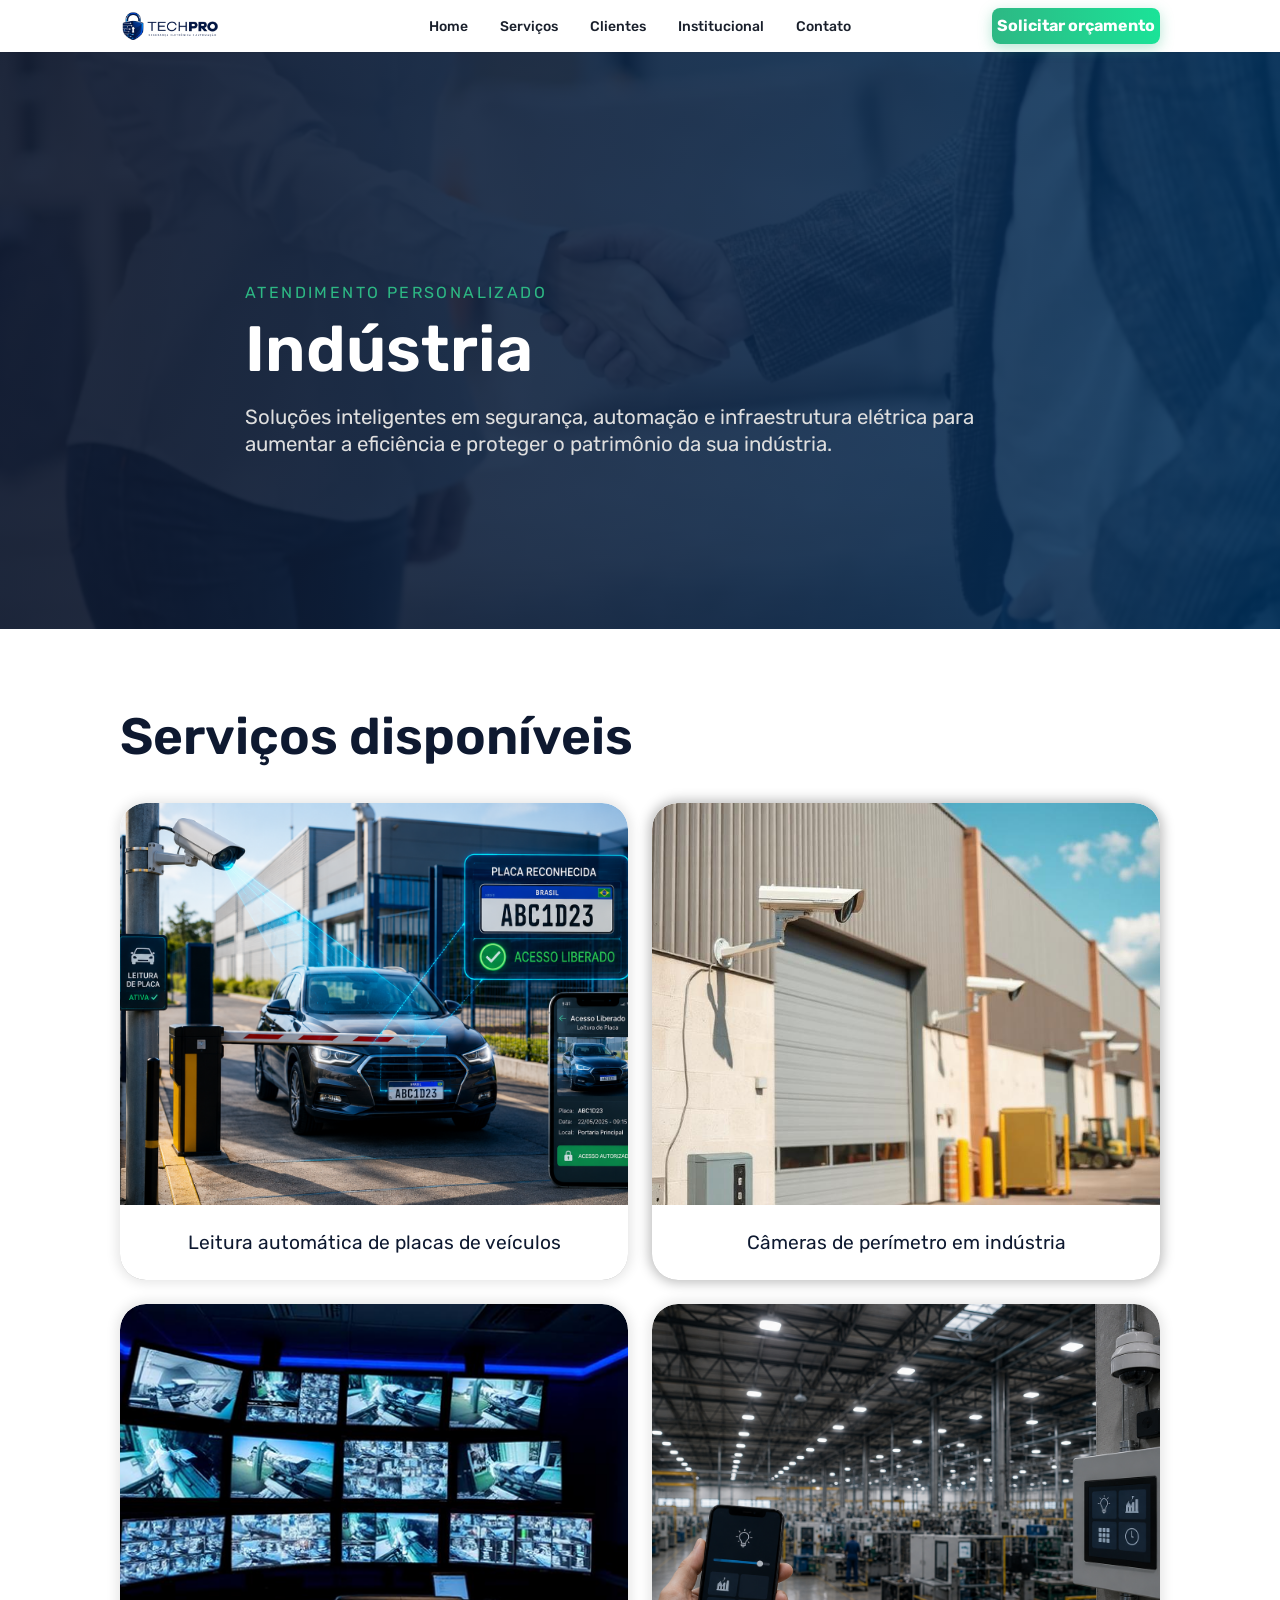
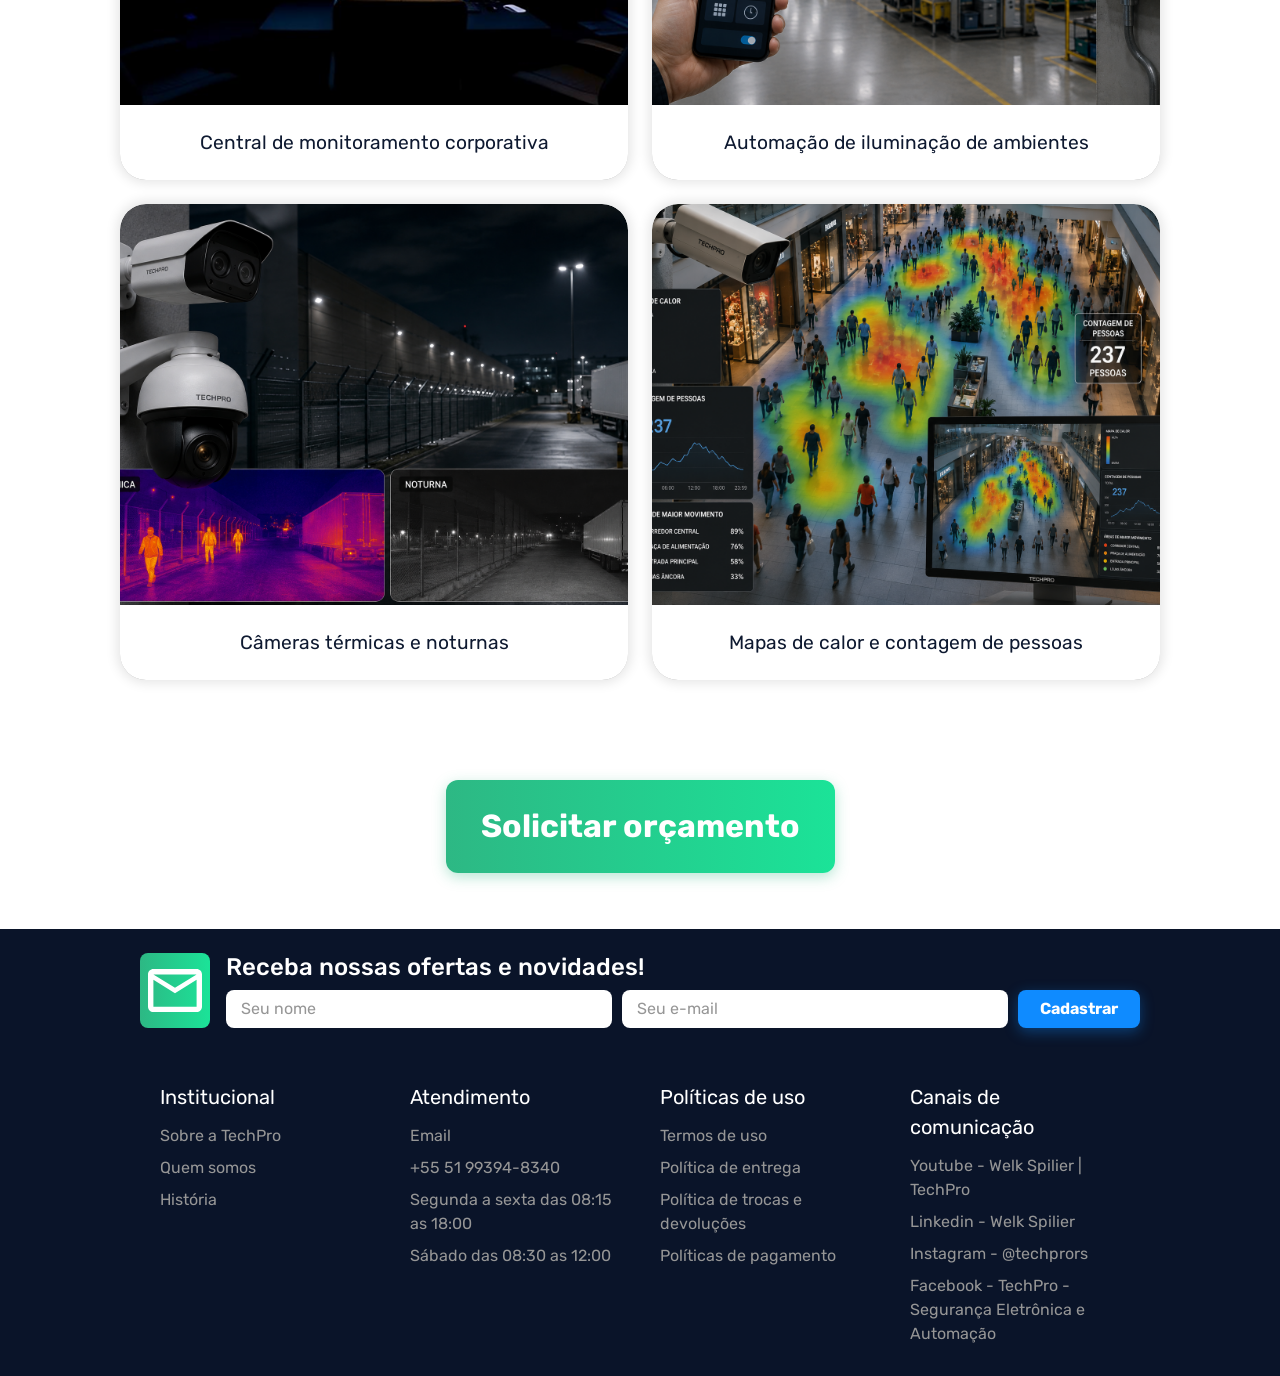
<file: pages/industry.html>
<!doctype html>
<html lang="pt-BR">
  <head>
    <meta charset="UTF-8" />
    <meta name="viewport" content="width=device-width, initial-scale=1.0" />
    <title>TechPro | Indústria</title>
    <link rel="stylesheet" href="/css/global.css" />
    <link
      rel="icon"
      type="image/png"
      href="/assets/images/common/techpro-resumed-logo.png"
    />
    <script type="module" src="/js/main.js"></script>
  </head>
  <body class="page-industry">
    <site-header></site-header>

    <main class="site-content">
      <!-- Industry hero -->
      <audience-hero
        class="audience-hero audience-hero--industry"
        eyebrow="ATENDIMENTO PERSONALIZADO"
        heading="Indústria"
      >
        Soluções inteligentes em segurança, automação e infraestrutura elétrica para aumentar a eficiência e proteger o patrimônio da sua indústria.
      </audience-hero>

      <!-- Industry services -->
      <section class="industry-services">
        <div class="container">
          <h2 class="industry-services__title">Serviços disponíveis</h2>

          <div class="industry-services__grid">
            <industry-service-card
              image="/assets/images/customers/industry/industry-01.png"
              alt="Leitura automática de placas de veículos"
              caption="Leitura automática de placas de veículos"
              variant="plate-reading"
            ></industry-service-card>

            <industry-service-card
              image="/assets/images/customers/industry/industry-02.png"
              alt="Câmeras de perímetro em indústria"
              caption="Câmeras de perímetro em indústria"
              variant="perimeter-camera"
            ></industry-service-card>

            <industry-service-card
              image="/assets/images/customers/industry/industry-03.png"
              alt="Central de monitoramento corporativa"
              caption="Central de monitoramento corporativa"
              variant="monitoring"
            ></industry-service-card>

            <industry-service-card
              image="/assets/images/customers/industry/industry-04.png"
              alt="Automação de iluminação de ambientes"
              caption="Automação de iluminação de ambientes"
            ></industry-service-card>

            <industry-service-card
              image="/assets/images/customers/industry/industry-05.png"
              alt="Câmeras térmicas e noturnas"
              caption="Câmeras térmicas e noturnas"
            ></industry-service-card>

            <industry-service-card
              image="/assets/images/customers/industry/industry-06.png"
              alt="Mapas de calor e contagem de pessoas"
              caption="Mapas de calor e contagem de pessoas"
            ></industry-service-card>
          </div>
        </div>
      </section>

      <!-- Contact invitation -->
      <section class="industry-cta">
        <a href="/pages/contact.html" class="industry-cta__button btn btn--primary">Solicitar orçamento</a>
      </section>
    </main>

    <site-footer></site-footer>
  </body>
</html>
</file>
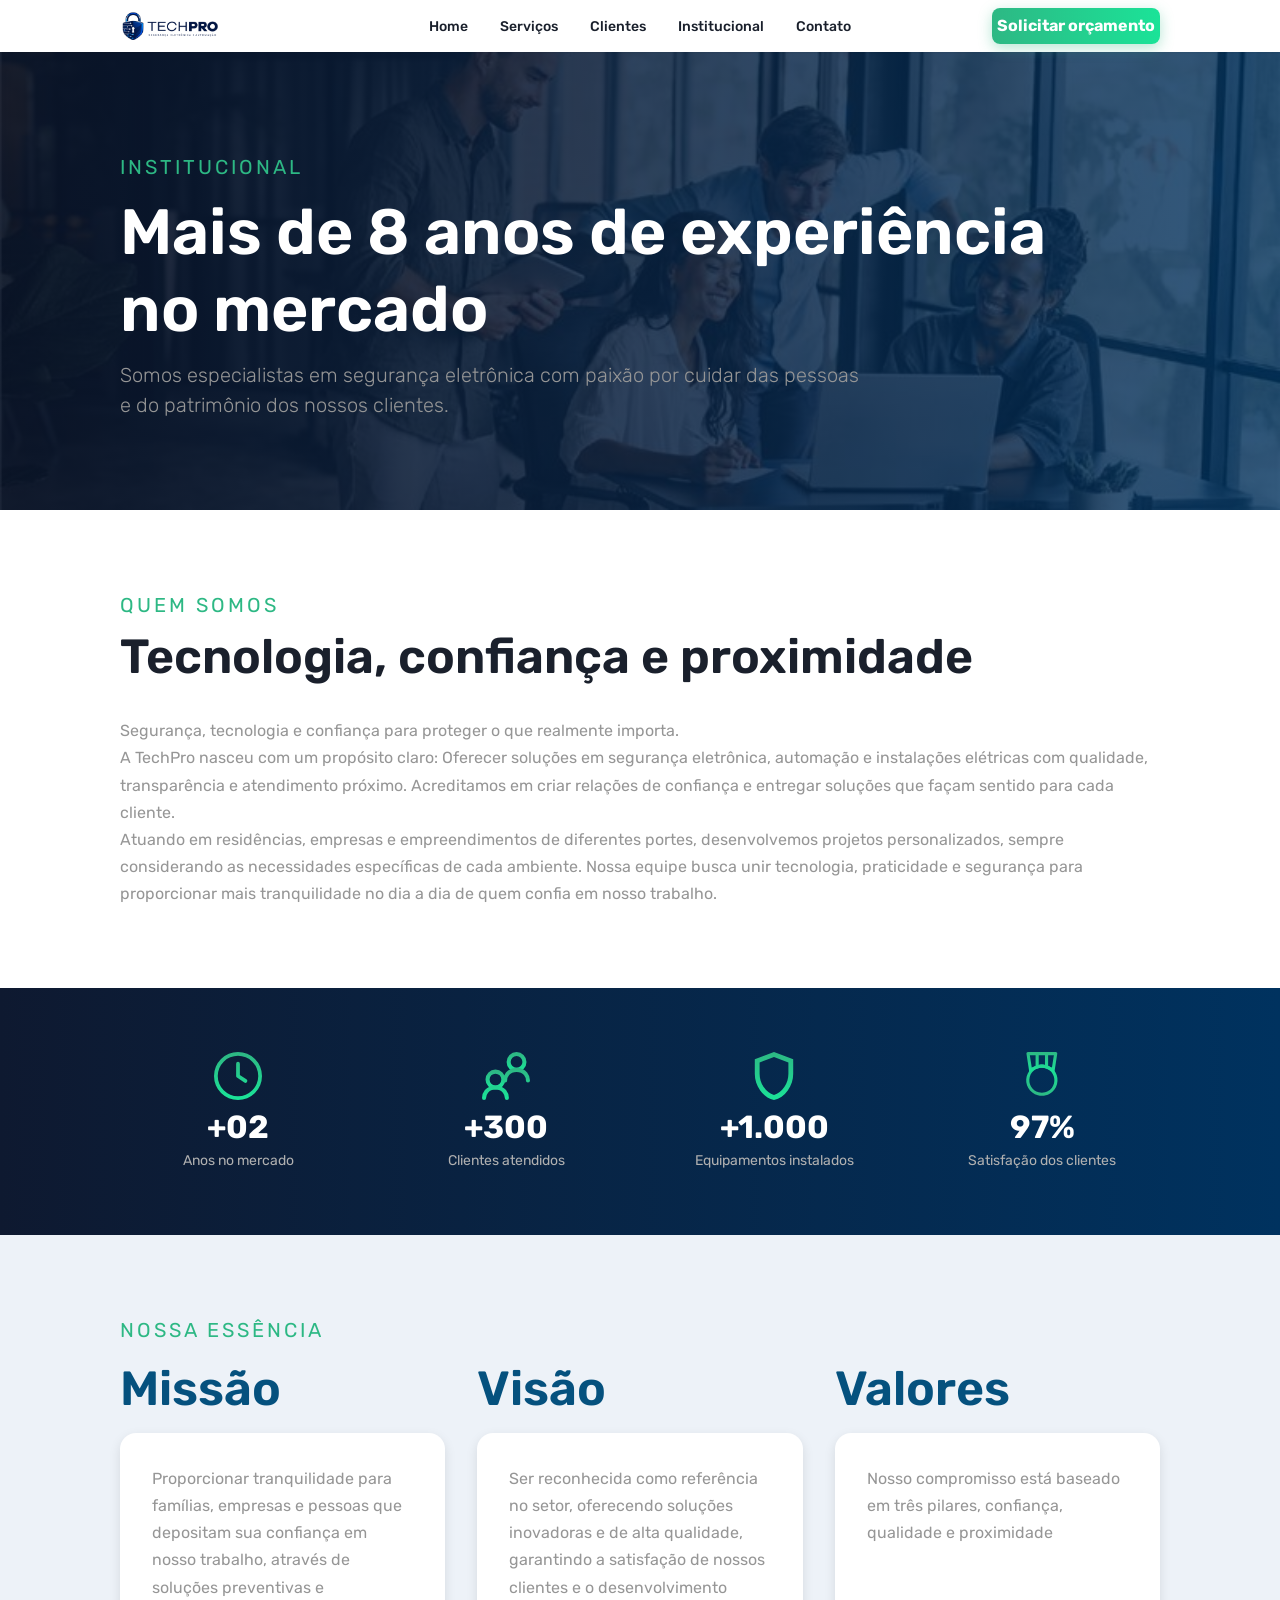
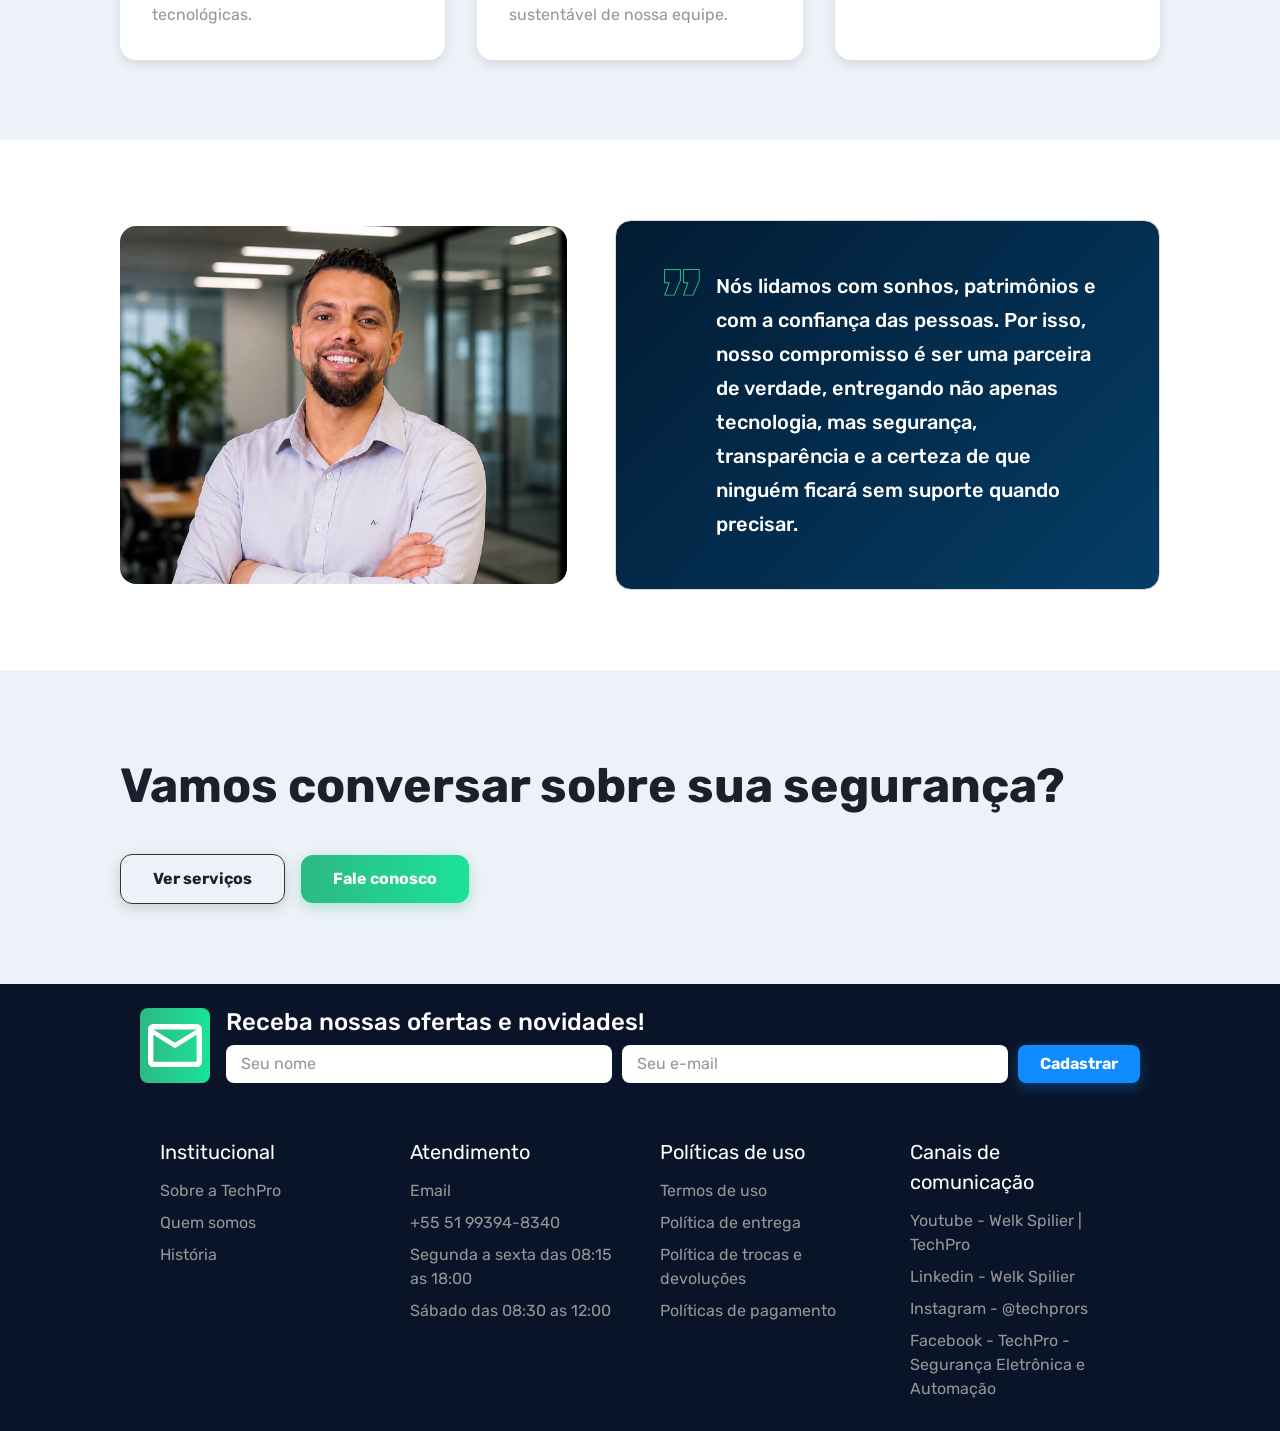
<file: pages/institutional.html>
<!doctype html>
<html lang="pt-br">
  <head>
    <meta charset="UTF-8" />
    <meta name="viewport" content="width=device-width, initial-scale=1.0" />
    <title>TechPro - Institucional</title>
    <link rel="stylesheet" href="/css/global.css" />
    <link
      rel="icon"
      type="image/png"
      href="/assets/images/common/techpro-resumed-logo.png"
    />
    <script type="module" src="/js/main.js"></script>
  </head>
  
  <body>
    <!-- Global Site Header Web Component -->
    <site-header></site-header>

    <main class="site-content">

    <!-- ====================================================================
    Hero Section
    ========================================================================= -->
    <section class="hero-institutional">
      <div class="container">
        <h1 class="green_title">INSTITUCIONAL</h1>
        <h2 class="hero-institutional__title">Mais de 8 anos de experiência no mercado</h2>
        <p class="hero-institutional__description">
          Somos especialistas em segurança eletrônica com paixão por cuidar das 
          pessoas e do patrimônio dos nossos clientes.
        </p>
      </div>
    </section>

    <!-- ====================================================================
    About Us Section
    ========================================================================= -->
    <section class="about-institutional">
      <div class="container">
        <p class="green_title">QUEM SOMOS</p>
        <h2 class="about-institutional__title">Tecnologia, confiança e proximidade</h2>

        <div class="about-institutional__content">
          <p class="about-institutional__text">
            Segurança, tecnologia e confiança para proteger o que realmente importa. <br> A TechPro nasceu com um propósito claro: Oferecer soluções em segurança eletrônica, automação e instalações elétricas com qualidade, transparência e atendimento próximo. Acreditamos em criar relações de confiança e entregar soluções que façam sentido para cada cliente.
          </p>
          <p class="about-institutional__text">
            Atuando em residências, empresas e empreendimentos de diferentes portes, desenvolvemos projetos personalizados, sempre considerando as necessidades específicas de cada ambiente. Nossa equipe busca unir tecnologia, praticidade e segurança para proporcionar mais tranquilidade no dia a dia de quem confia em nosso trabalho.</p>
        </div>
      </div>
    </section>

    <!-- ====================================================================
    Statistics Section
    ========================================================================= -->
    <section class="stats-institutional">
      <div class="container">
        <div class="stats-institutional__grid">

          <institutional-stat-card
            icon="/assets/icons/green-clock.svg"
            icon-alt="Ícone de relógio verde"
            value="+02"
            label="Anos no mercado"
          ></institutional-stat-card>
          <institutional-stat-card
            icon="/assets/icons/green-users.svg"
            icon-alt="Ícone de usuários verdes"
            value="+300"
            label="Clientes atendidos"
          ></institutional-stat-card>
          <institutional-stat-card
            icon="/assets/icons/green-shield.svg"
            icon-alt="Ícone de escudo verde"
            value="+1.000"
            label="Equipamentos instalados"
          ></institutional-stat-card>
          <institutional-stat-card
            icon="/assets/icons/green-medal.svg"
            icon-alt="Ícone de medalha verde"
            value="97%"
            label="Satisfação dos clientes"
          ></institutional-stat-card>

        </div>
      </div>
    </section>

    <!-- ====================================================================
    Purpose Section
    ========================================================================= -->    
    <section class="purpose-institutional"> 
      <div class="container"> 
        <p class="green_title">NOSSA ESSÊNCIA</p>

        <div class="purpose-institutional__grid">
          
          <institutional-purpose-card
            class="purpose-institutional__column"
            heading="Missão"
          >
            Proporcionar tranquilidade para famílias, empresas e pessoas que depositam sua confiança em nosso trabalho, através de soluções preventivas e tecnológicas.
          </institutional-purpose-card>
          <institutional-purpose-card
            class="purpose-institutional__column"
            heading="Visão"
          >
            Ser reconhecida como referência no setor, oferecendo soluções inovadoras e de alta qualidade, garantindo a satisfação de nossos clientes e o desenvolvimento sustentável de nossa equipe.
          </institutional-purpose-card>
          <institutional-purpose-card
            class="purpose-institutional__column"
            heading="Valores"
          >
            Nosso compromisso está baseado em três pilares, confiança, qualidade e proximidade
          </institutional-purpose-card>

        </div>
      </div>
    </section>

    <!-- ====================================================================
    Quote
    ========================================================================= -->    
    <section class="quote-institutional">
      <div class="container">
        <div class="quote-institutional__wrapper">

          <!-- image column -->
           <div class="quote-institutional__image-container">
            <img
              src="/assets/images/institutional/enterprise-man.png"
              alt="Foto do fundador"
              class="quote-institutional__image"
            />
           </div>

           <!-- quote column -->
            <blockquote class="quote-institutional__card">
              <img
                src="/assets/icons/green-quotation-mark.svg"
                alt="Ícone de aspas verdes"
                class="quote-institutional__icon"
              />
                <p class="quote-institutional__text">
                  Nós lidamos com sonhos, patrimônios e com a confiança das pessoas. Por isso, nosso compromisso é ser uma parceira de verdade, entregando não apenas tecnologia, mas segurança, transparência e a certeza de que ninguém ficará sem suporte quando precisar.
                </p>

            </blockquote>

        </div>
      </div>
    </section>

    <!-- ====================================================================
    Call to action
    ========================================================================= -->  

    <section class="cta-institutional">
      <div class="container">
        <div class="cta-institutional__content">

          <h2 class="cta-institutional__title">
            Vamos conversar sobre sua segurança?
          </h2>

          <div class="cta-institutional__actions">
            <a href="/pages/services.html" class="btn btn--outline">Ver serviços</a>

            <a href="/pages/contact.html" class="btn btn--primary">Fale conosco</a>
          </div>    

        </div>
      </div>
    </section>

    </main>

    <site-footer></site-footer>
  </body>
</html>
</file>
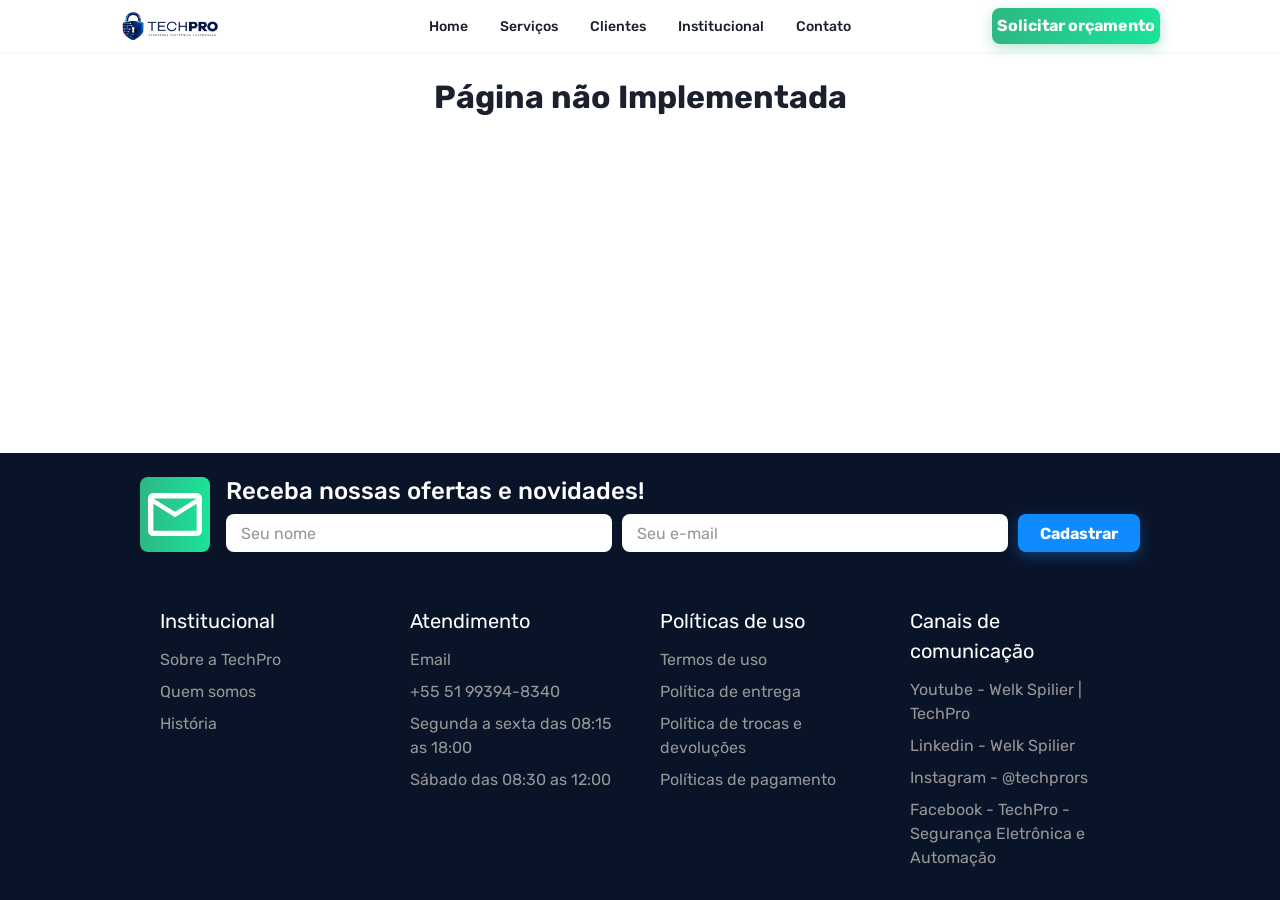
<file: pages/not_implemented.html>
<!doctype html>
<html lang="pt-br">
  <head>
    <meta charset="UTF-8" />
    <meta name="viewport" content="width=device-width, initial-scale=1.0" />
    <title>Página Não Implementada</title>
    <link rel="stylesheet" href="/css/global.css" />
    <link
      rel="icon"
      type="image/png"
      href="/assets/images/common/techpro-resumed-logo.png"
    />
    <script type="module" src="/js/main.js"></script>
  </head>
  <body>
    <site-header></site-header>

    <main class="container">
      <h1>Página não Implementada</h1>
    </main>

    <site-footer></site-footer>
  </body>
</html>
</file>
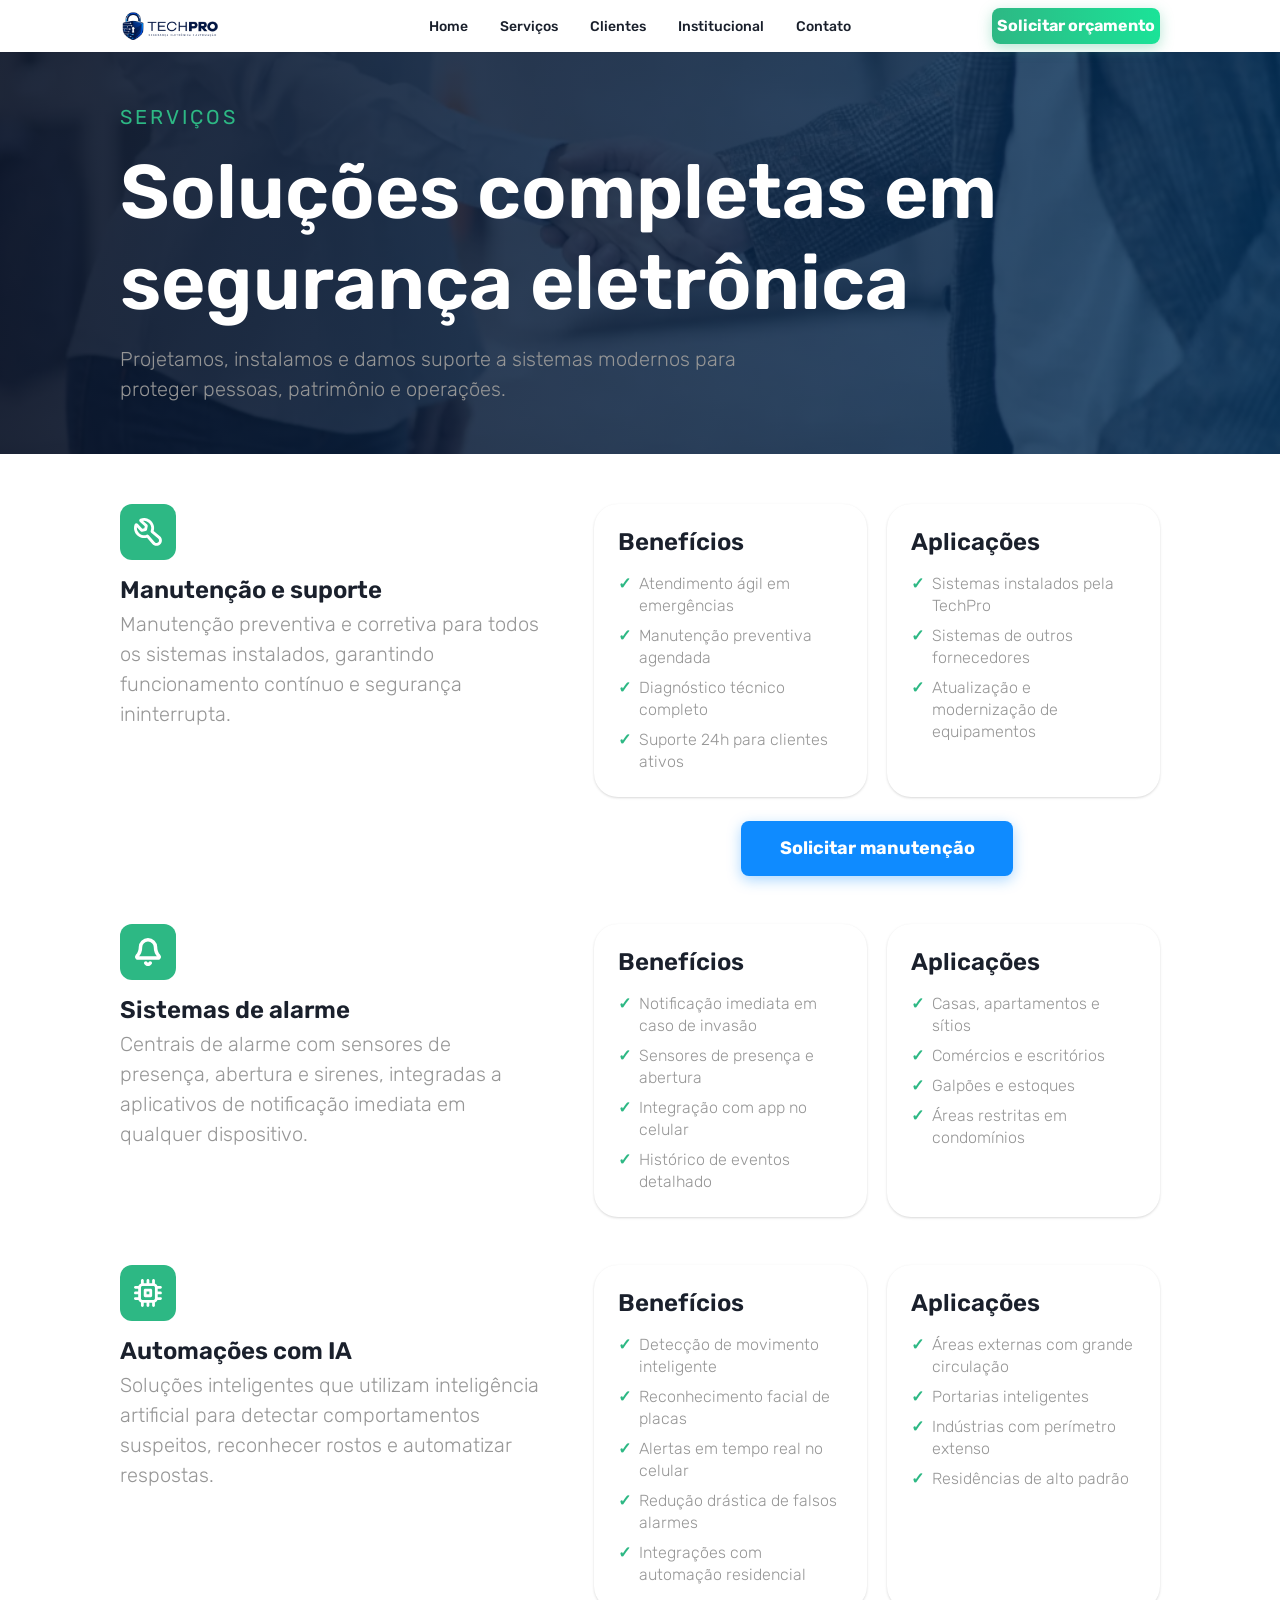
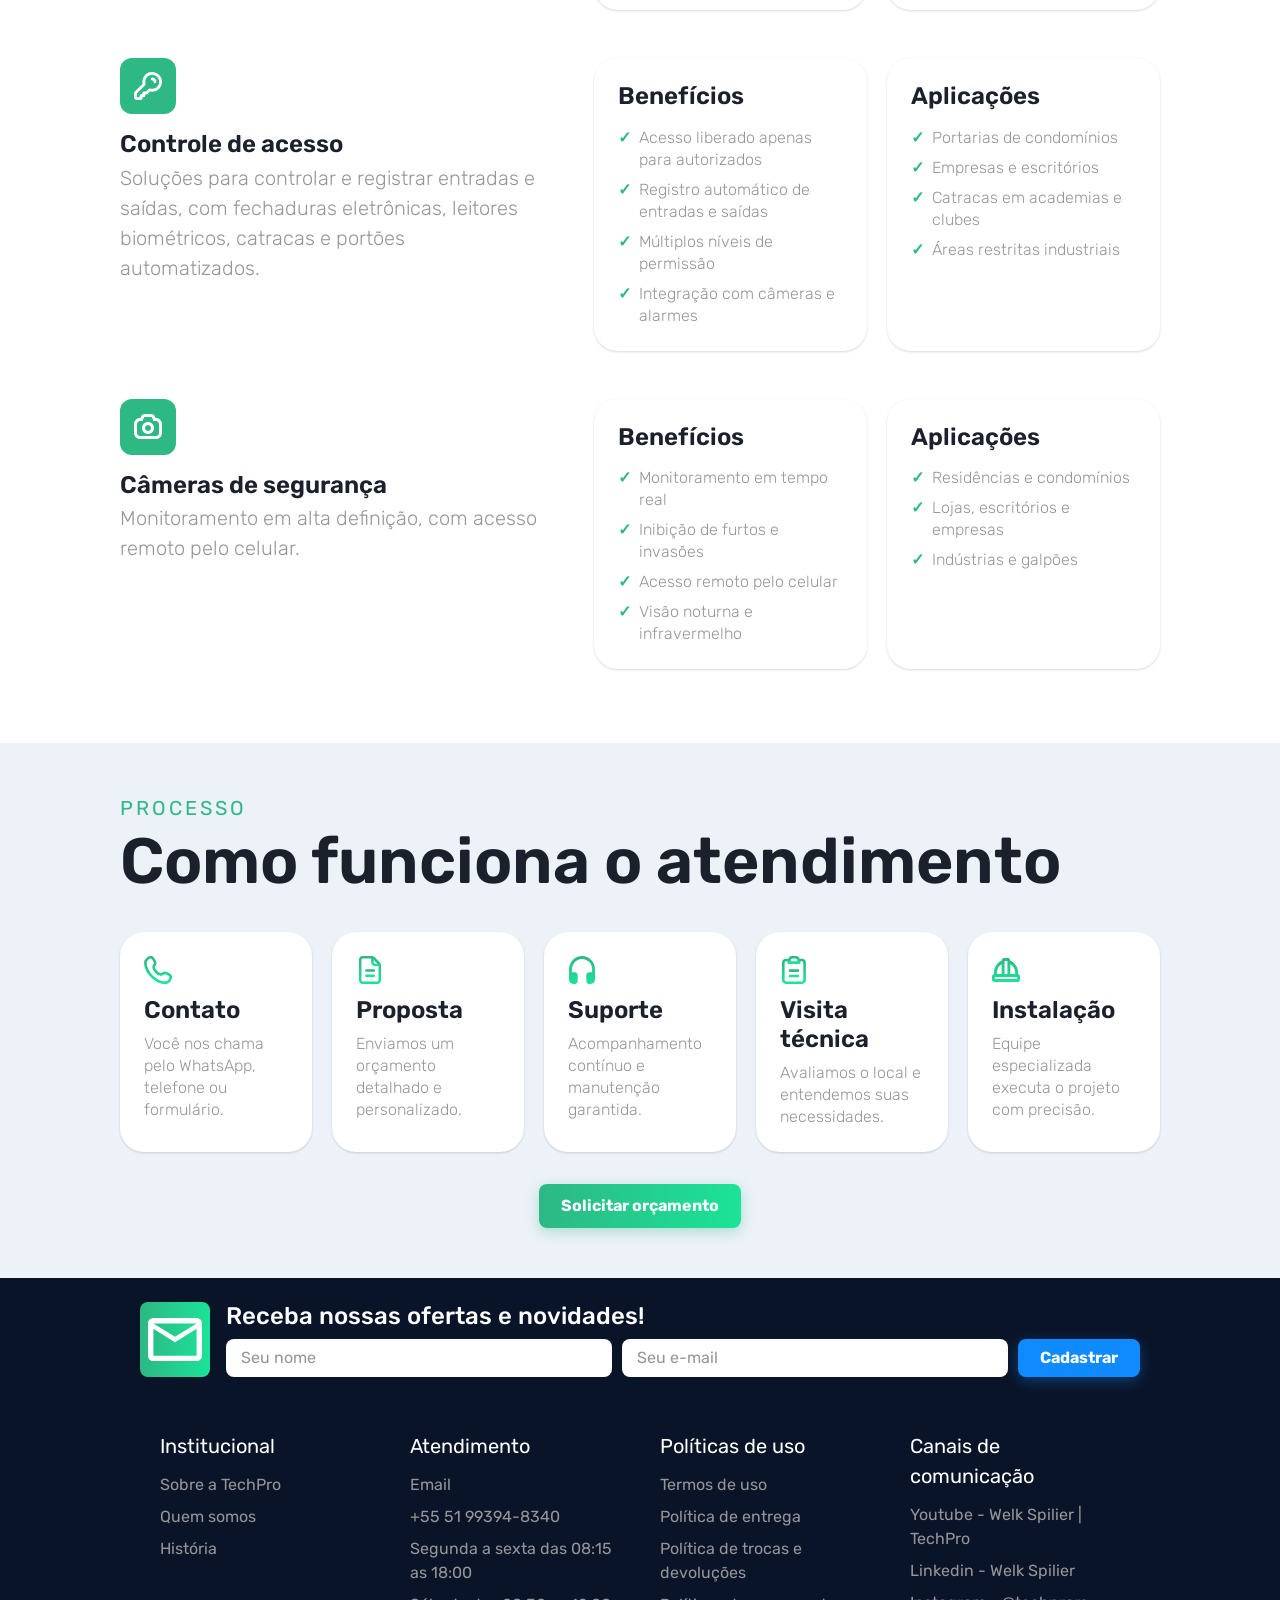
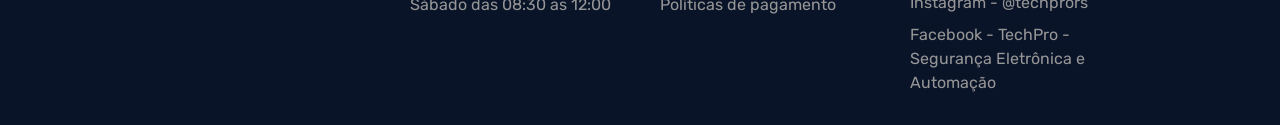
<file: pages/services.html>
<!doctype html>
<html lang="pt-br">
  <head>
    <meta charset="UTF-8" />
    <meta name="viewport" content="width=device-width, initial-scale=1.0" />
    <title>TechPro - Serviços</title>
    <link rel="stylesheet" href="/css/global.css" />
    <link
      rel="icon"
      type="image/png"
      href="/assets/images/common/techpro-resumed-logo.png"
    />
    <script type="module" src="/js/main.js"></script>
  </head>
  <body>
    <site-header></site-header>

    <main class="services">
      <!-- Services Hero -->
      <section class="services__hero" aria-labelledby="services-title">
        <div class="services__hero-content container">
          <p class="services__eyebrow green_title">Serviços</p>
          <h1 class="services__hero-title" id="services-title">
            Soluções completas em segurança eletrônica
          </h1>
          <p class="services__hero-description">
            Projetamos, instalamos e damos suporte a sistemas modernos para proteger
            pessoas, patrimônio e operações.
          </p>
        </div>
      </section>

      <div class="services__container container">
        <!-- Serviço: Manutenção e suporte -->
        <section class="services__section" aria-label="Manutenção e suporte">
          <service-summary
            icon="/assets/icons/white-wrench.svg"
            icon-alt="Ícone de manutenção"
            title="Manutenção e suporte"
            description="Manutenção preventiva e corretiva para todos os sistemas instalados, garantindo funcionamento contínuo e segurança ininterrupta."
          ></service-summary>
          <div class="services__content">
            <service-details
              benefits='["Atendimento ágil em emergências", "Manutenção preventiva agendada", "Diagnóstico técnico completo", "Suporte 24h para clientes ativos"]'
              applications='["Sistemas instalados pela TechPro", "Sistemas de outros fornecedores", "Atualização e modernização de equipamentos"]'
            ></service-details>
            <a class="services__cta btn btn--secondary btn--lg" href="/pages/contact.html">
              Solicitar manutenção
            </a>
          </div>
        </section>

        <!-- Serviço: Sistemas de alarme -->
        <section class="services__section" aria-label="Sistemas de alarme">
          <service-summary
            icon="/assets/icons/white-bell.svg"
            icon-alt="Ícone de alarme"
            title="Sistemas de alarme"
            description="Centrais de alarme com sensores de presença, abertura e sirenes, integradas a aplicativos de notificação imediata em qualquer dispositivo."
          ></service-summary>
          <div class="services__content">
            <service-details
              benefits='["Notificação imediata em caso de invasão", "Sensores de presença e abertura", "Integração com app no celular", "Histórico de eventos detalhado"]'
              applications='["Casas, apartamentos e sítios", "Comércios e escritórios", "Galpões e estoques", "Áreas restritas em condomínios"]'
            ></service-details>
          </div>
        </section>

        <!-- Serviço: Automações com IA -->
        <section class="services__section" aria-label="Automações com IA">
          <service-summary
            icon="/assets/icons/white-cpu.svg"
            icon-alt="Ícone de automação"
            title="Automações com IA"
            description="Soluções inteligentes que utilizam inteligência artificial para detectar comportamentos suspeitos, reconhecer rostos e automatizar respostas."
          ></service-summary>
          <div class="services__content">
            <service-details
              benefits='["Detecção de movimento inteligente", "Reconhecimento facial de placas", "Alertas em tempo real no celular", "Redução drástica de falsos alarmes", "Integrações com automação residencial"]'
              applications='["Áreas externas com grande circulação", "Portarias inteligentes", "Indústrias com perímetro extenso", "Residências de alto padrão"]'
            ></service-details>
          </div>
        </section>

        <!-- Serviço: Controle de acesso -->
        <section class="services__section" aria-label="Controle de acesso">
          <service-summary
            icon="/assets/icons/white-key.svg"
            icon-alt="Ícone de chave"
            title="Controle de acesso"
            description="Soluções para controlar e registrar entradas e saídas, com fechaduras eletrônicas, leitores biométricos, catracas e portões automatizados."
          ></service-summary>
          <div class="services__content">
            <service-details
              benefits='["Acesso liberado apenas para autorizados", "Registro automático de entradas e saídas", "Múltiplos níveis de permissão", "Integração com câmeras e alarmes"]'
              applications='["Portarias de condomínios", "Empresas e escritórios", "Catracas em academias e clubes", "Áreas restritas industriais"]'
            ></service-details>
          </div>
        </section>

        <!-- Serviço: Câmeras de segurança -->
        <section class="services__section" aria-label="Câmeras de segurança">
          <service-summary
            icon="/assets/icons/white-camera.svg"
            icon-alt="Ícone de câmera"
            title="Câmeras de segurança"
            description="Monitoramento em alta definição, com acesso remoto pelo celular."
          ></service-summary>
          <div class="services__content">
            <service-details
              benefits='["Monitoramento em tempo real", "Inibição de furtos e invasões", "Acesso remoto pelo celular", "Visão noturna e infravermelho"]'
              applications='["Residências e condomínios", "Lojas, escritórios e empresas", "Indústrias e galpões"]'
            ></service-details>
          </div>
        </section>
      </div>

      <!-- Service Process -->
      <section class="services__process" aria-labelledby="services-process-title">
        <div class="services__process-container container">
          <p class="services__eyebrow green_title">Processo</p>
          <h2 class="services__process-title" id="services-process-title">
            Como funciona o atendimento
          </h2>

          <div class="services__process-grid">
            <service-process-card
              icon="/assets/icons/green-phone.svg"
              title="Contato"
              description="Você nos chama pelo WhatsApp, telefone ou formulário."
            ></service-process-card>

            <service-process-card
              icon="/assets/icons/green-paper.svg"
              title="Proposta"
              description="Enviamos um orçamento detalhado e personalizado."
            ></service-process-card>

            <service-process-card
              icon="/assets/icons/green-headset.svg"
              title="Suporte"
              description="Acompanhamento contínuo e manutenção garantida."
            ></service-process-card>

            <service-process-card
              icon="/assets/icons/green-clipboard.svg"
              title="Visita técnica"
              description="Avaliamos o local e entendemos suas necessidades."
            ></service-process-card>

            <service-process-card
              icon="/assets/icons/green-helmet.svg"
              title="Instalação"
              description="Equipe especializada executa o projeto com precisão."
            ></service-process-card>
          </div>

          <a class="services__process-cta btn btn--primary" href="/pages/contact.html">
            Solicitar orçamento
          </a>
        </div>
      </section>
    </main>

    <site-footer></site-footer>
  </body>
</html>
</file>
<file: css/global.css>
/* ==========================================================================
   Imports
   ========================================================================== */
@import url("https://fonts.googleapis.com/css2?family=Rubik:ital,wght@0,300..900;1,300..900&display=swap");
@import "variables.css";
@import "components/header.css";
@import "components/footer.css";
@import "components/buttons.css";
@import "components/audience-hero.css";
@import "components/image-card.css";
@import "components/customer-card.css";
@import "components/contact-invitation.css";

/* Pages */
@import "pages/home.css";
@import "pages/services.css";
@import "pages/institutional.css";
@import "pages/contact.css";
@import "pages/industry.css";
@import "pages/customers.css";

/* ==========================================================================
   Reset & Box Model
   ========================================================================== */
*,
*::before,
*::after {
  box-sizing: border-box;
}

html {
  scroll-behavior: smooth;
}

html,
body {
  margin: 0;
  padding: 0;
}

/* ==========================================================================
   Page Structure (Base Layout / Sticky Footer)
   ========================================================================== */
body {
  font-family: var(--font-family-primary);
  font-size: var(--font-size-md);
  line-height: var(--line-height-normal);
  color: var(--color-text-main);
  background-color: var(--color-background);
  -webkit-font-smoothing: antialiased;
  -moz-osx-font-smoothing: grayscale;
  min-height: 100vh;
  display: flex;
  flex-direction: column;
}

/* Main content expands to push the footer to the bottom of the viewport */
main,
.site-content {
  flex: 1;
}

/* ==========================================================================
   Global Elements & Utilities
   ========================================================================== */
a {
  color: inherit;
  text-decoration: none;
  transition:
    color var(--transition-fast),
    opacity var(--transition-fast);
}

img,
picture {
  max-width: 100%;
  display: block;
}

svg {
  max-width: 100%;
}

.container {
  margin: 0 auto;
  padding-left: var(--page-padding-lg);
  padding-right: var(--page-padding-lg);
}

@media (max-width: 890px) {
  .container {
    padding-left: var(--page-padding-md);
    padding-right: var(--page-padding-md);
  }
}

@media (max-width: 600px) {
  .container {
    padding-left: var(--page-padding-sm);
    padding-right: var(--page-padding-sm);
  }
}

button,
input,
select,
textarea {
  font-family: inherit;
}

button {
  cursor: pointer;
  border: none;
  background: none;
}

/* Section Tag / Badge Title */
.green_title {
  text-transform: uppercase;
  color: var(--color-primary);
  font-size: var(--font-size-xl);
  font-weight: var(--font-weight-regular);
  letter-spacing: var(--letter-spacing-wide);
  margin: 0;
}
</file>
